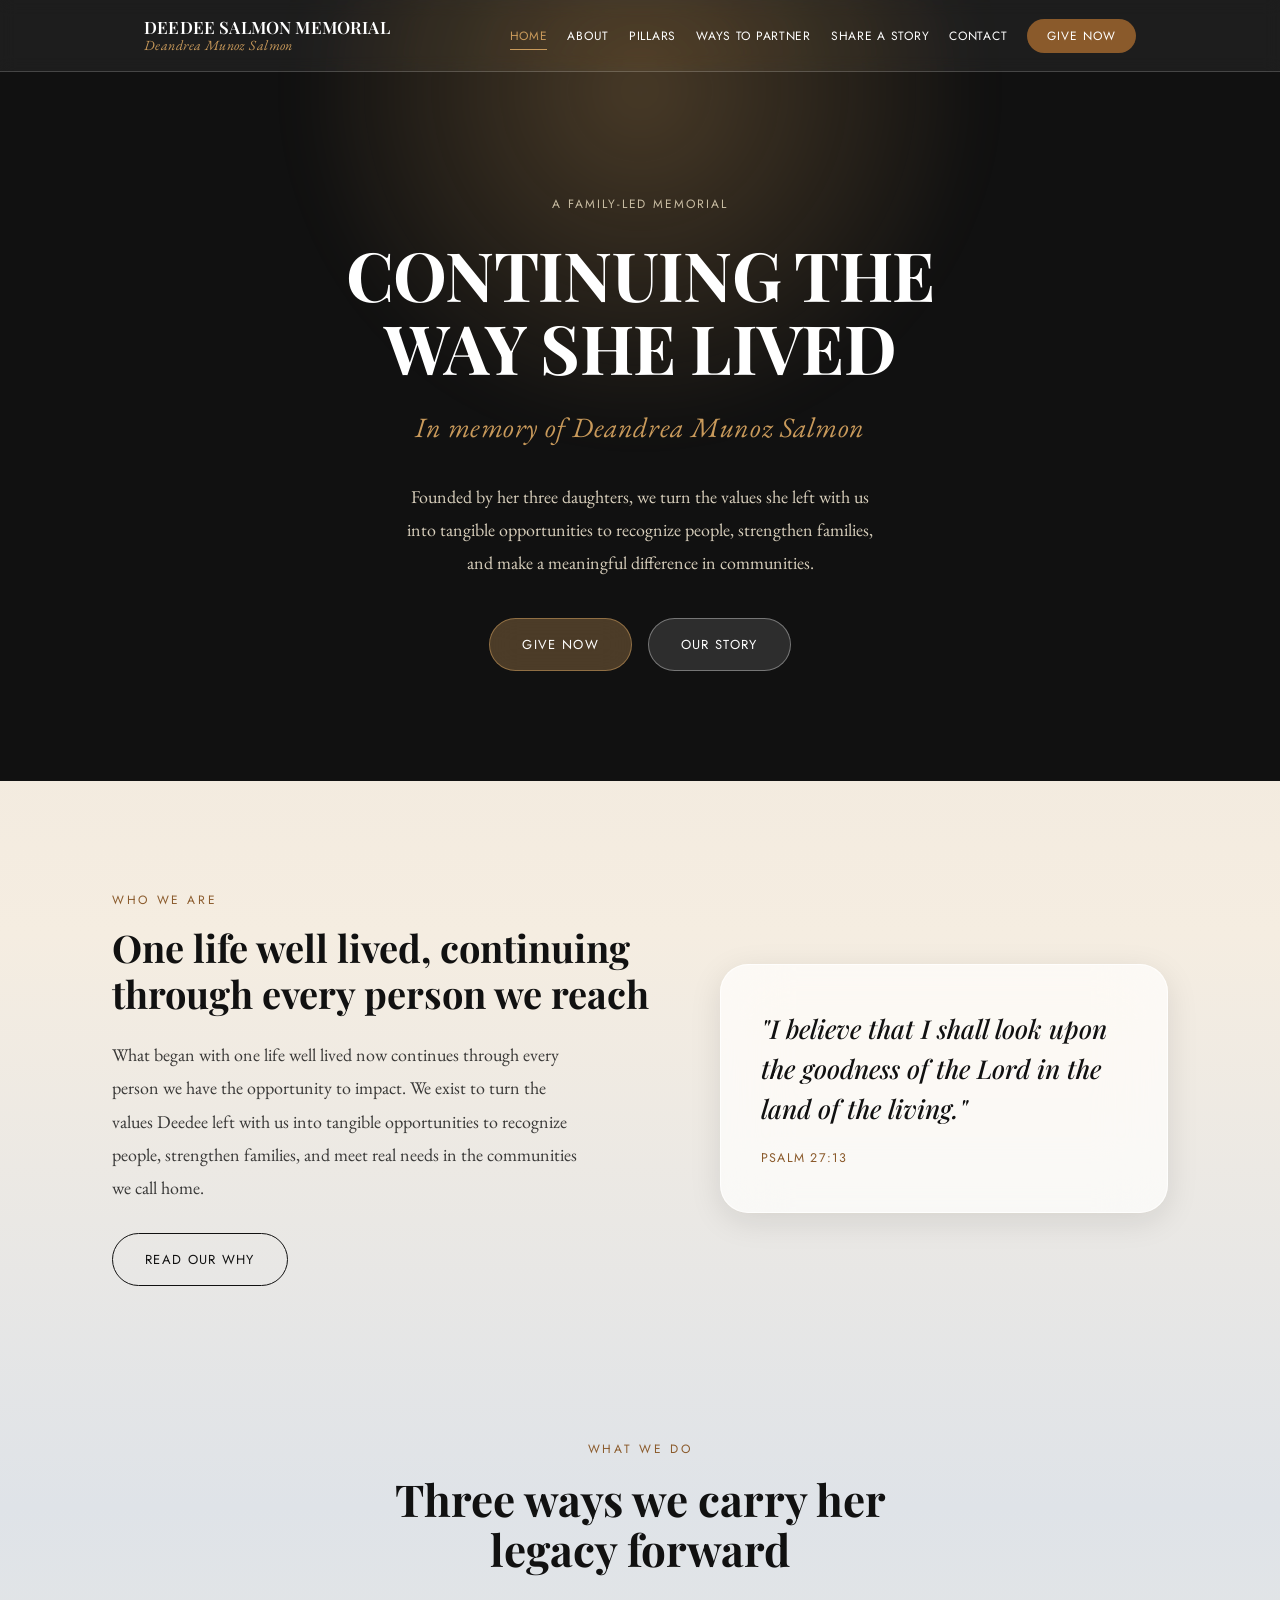
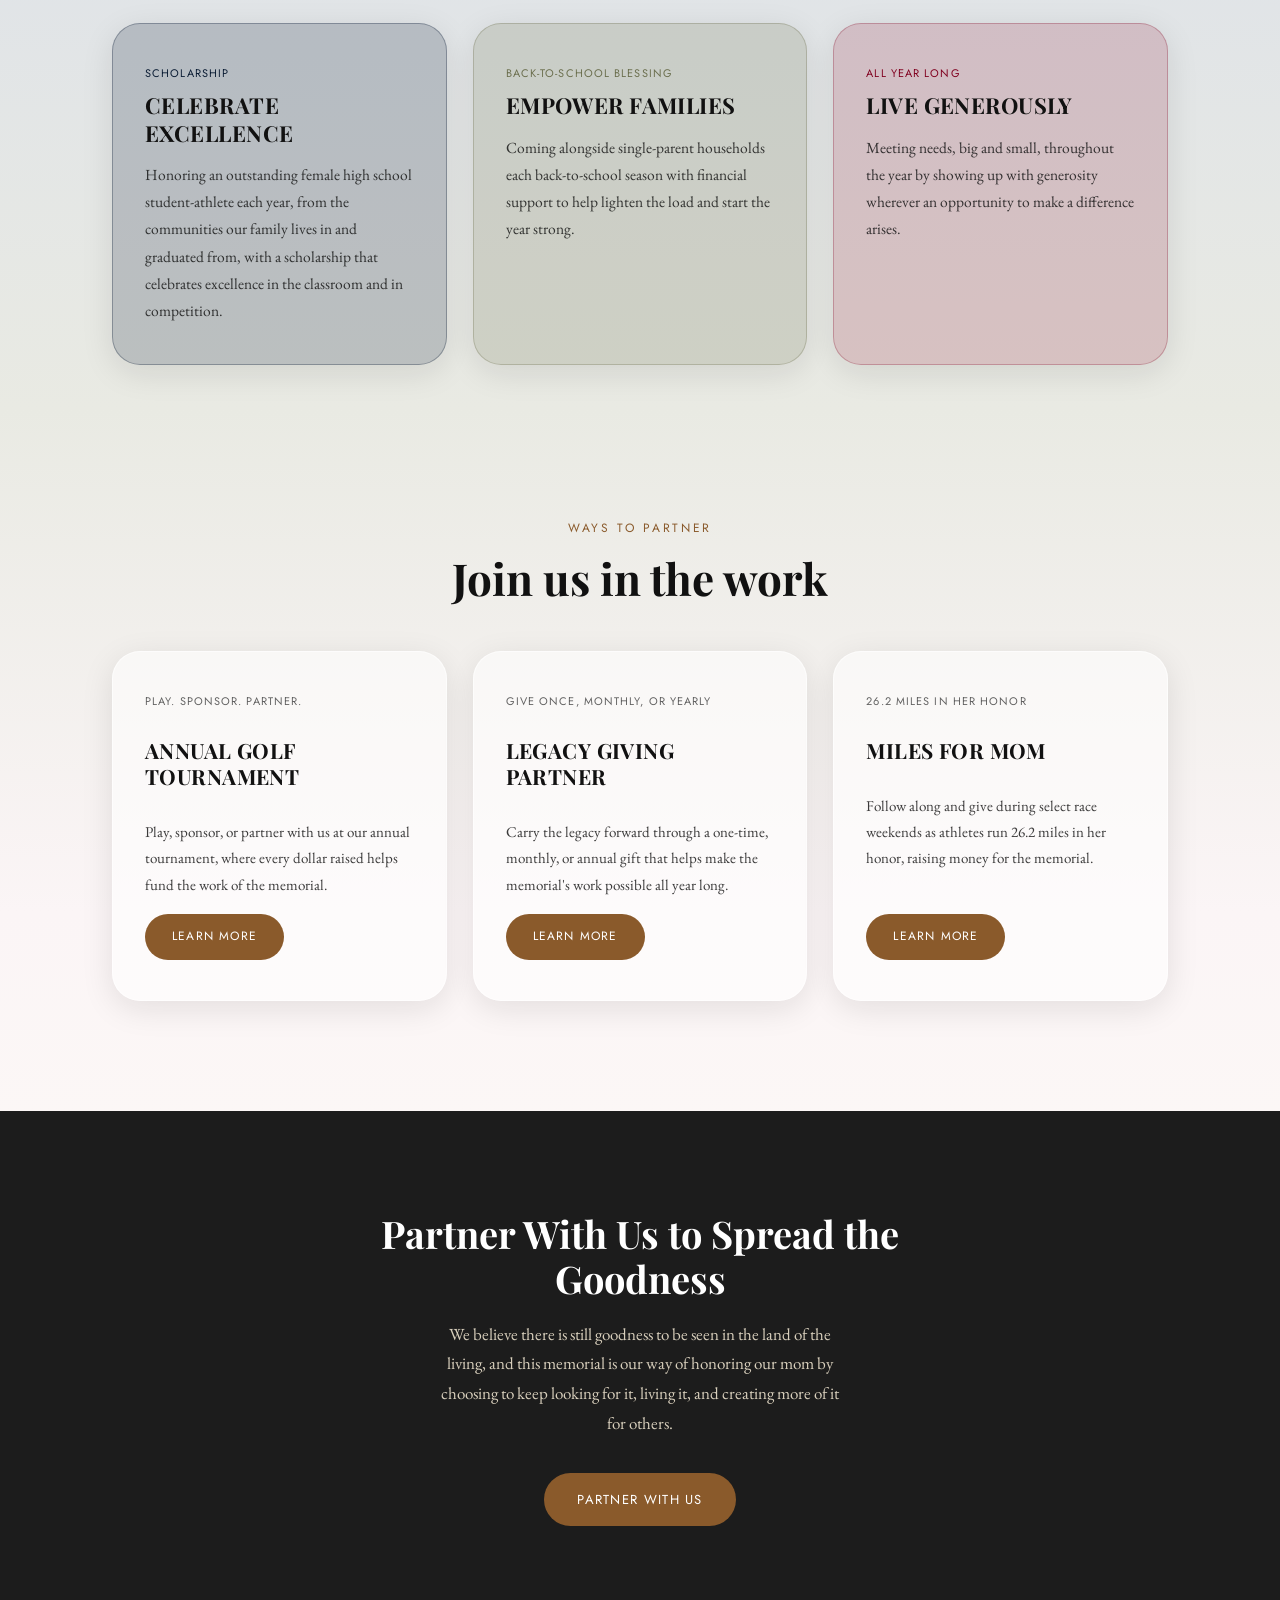
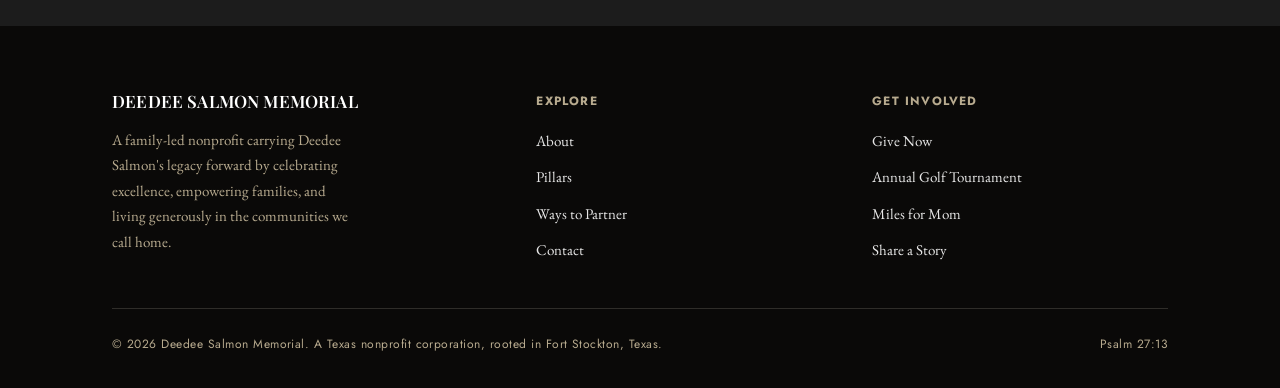
<file: index.html>
<!DOCTYPE html>
<html lang="en">
<head>
<meta charset="UTF-8">
<meta name="viewport" content="width=device-width, initial-scale=1.0">
<title>Deedee Salmon Memorial</title>
<meta name="description" content="A family-led nonprofit carrying Deedee Salmon's legacy forward by celebrating excellence, empowering families, and living generously.">
<link rel="preconnect" href="https://fonts.googleapis.com">
<link href="https://fonts.googleapis.com/css2?family=Playfair+Display:wght@500;600;700&family=Bodoni+Moda:ital,wght@1,600;1,700&family=EB+Garamond:ital,wght@0,400;0,500;1,400&family=Jost:wght@400;500;600&display=swap" rel="stylesheet">
<link rel="stylesheet" href="styles.css">
</head>
<body>

<a class="skip-link" href="#main">Skip to content</a>

<header class="site-header">
  <div class="wrap">
    <nav class="nav-glass">
      <a href="index.html" class="brand-mark">Deedee Salmon Memorial<span>Deandrea Munoz Salmon</span></a>
      <button class="nav-toggle" aria-expanded="false" aria-controls="primary-nav">Menu</button>
      <nav class="main-nav" id="primary-nav" aria-label="Primary">
        <ul>
          <li><a href="index.html" aria-current="page">Home</a></li>
          <li><a href="about.html">About</a></li>
          <li><a href="pillars.html">Pillars</a></li>
          <li><a href="give.html">Ways to Partner</a></li>
          <li><a href="share-a-story.html">Share a Story</a></li>
          <li><a href="contact.html">Contact</a></li>
          <li><a href="https://www.venmo.com/u/deedeesalmonmemorial" class="nav-give" target="_blank" rel="noopener">Give Now</a></li>
        </ul>
      </nav>
    </nav>
  </div>
</header>

<main id="main">

  <section class="hero">
    <div class="wrap hero-inner">
      <div class="eyebrow">A Family-Led Memorial</div>
      <h1>Continuing the Way She Lived</h1>
      <span class="script-name">In memory of Deandrea Munoz Salmon</span>
      <p>Founded by her three daughters, we turn the values she left with us into tangible opportunities to recognize people, strengthen families, and make a meaningful difference in communities.</p>
      <div class="hero-ctas">
        <a href="give.html" class="btn-frosted-primary">Give Now</a>
        <a href="about.html" class="btn-glass">Our Story</a>
      </div>
    </div>
  </section>

  <section class="section">
    <div class="wrap who-grid">
      <div class="reveal reveal-item">
        <span class="kicker" style="text-align:left;">Who We Are</span>
        <h2 style="text-align:left; margin: 0 0 22px; font-family: 'Playfair Display', serif; font-weight: 700; font-size: clamp(28px, 3.6vw, 38px); line-height: 1.2;">One life well lived, continuing through every person we reach</h2>
        <p style="font-size: 18px; line-height: 1.85; opacity: 0.82; max-width: 52ch;">What began with one life well lived now continues through every person we have the opportunity to impact. We exist to turn the values Deedee left with us into tangible opportunities to recognize people, strengthen families, and meet real needs in the communities we call home.</p>
        <div style="margin-top: 28px;">
          <a href="about.html" class="btn-outline-dark">Read Our Why</a>
        </div>
      </div>
      <div class="glass-quote reveal reveal-item">
        <blockquote>"I believe that I shall look upon the goodness of the Lord in the land of the living."</blockquote>
        <cite>Psalm 27:13</cite>
      </div>
    </div>
  </section>

  <section class="section reveal">
    <div class="wrap">
      <div class="section-head">
        <span class="kicker">What We Do</span>
        <h2>Three ways we carry her legacy forward</h2>
      </div>
      <div class="pillar-grid">
        <div class="glass-card pillar-blue reveal" style="--pillar-color:#0B1D34;">
          <div class="pillar-label">Scholarship</div>
          <h3 class="uc-title">Celebrate Excellence</h3>
          <p>Honoring an outstanding female high school student-athlete each year, from the communities our family lives in and graduated from, with a scholarship that celebrates excellence in the classroom and in competition.</p>
        </div>
        <div class="glass-card pillar-olive reveal" style="--pillar-color:#6B6F4E;">
          <div class="pillar-label">Back-to-School Blessing</div>
          <h3 class="uc-title">Empower Families</h3>
          <p>Coming alongside single-parent households each back-to-school season with financial support to help lighten the load and start the year strong.</p>
        </div>
        <div class="glass-card pillar-red reveal" style="--pillar-color:#800020;">
          <div class="pillar-label">All Year Long</div>
          <h3 class="uc-title">Live Generously</h3>
          <p>Meeting needs, big and small, throughout the year by showing up with generosity wherever an opportunity to make a difference arises.</p>
        </div>
      </div>
    </div>
  </section>

  <section class="section reveal">
    <div class="wrap">
      <div class="section-head">
        <span class="kicker">Ways to Partner</span>
        <h2>Join us in the work</h2>
      </div>
      <div class="give-grid">
        <div class="glass-card give-card-glass reveal">
          <div class="give-label">Play. Sponsor. Partner.</div>
          <h3 class="uc-title">Annual Golf Tournament</h3>
          <p>Play, sponsor, or partner with us at our annual tournament, where every dollar raised helps fund the work of the memorial.</p>
          <a href="golf-tournament.html" class="btn-solid">Learn More</a>
        </div>
        <div class="glass-card give-card-glass reveal">
          <div class="give-label">Give Once, Monthly, or Yearly</div>
          <h3 class="uc-title">Legacy Giving Partner</h3>
          <p>Carry the legacy forward through a one-time, monthly, or annual gift that helps make the memorial's work possible all year long.</p>
          <a href="legacy-giving.html" class="btn-solid">Learn More</a>
        </div>
        <div class="glass-card give-card-glass reveal">
          <div class="give-label">26.2 Miles in Her Honor</div>
          <h3 class="uc-title">Miles for Mom</h3>
          <p>Follow along and give during select race weekends as athletes run 26.2 miles in her honor, raising money for the memorial.</p>
          <a href="give.html" class="btn-solid">Learn More</a>
        </div>
      </div>
    </div>
  </section>

  <div class="reveal">
    <section class="cta-band">
      <div class="wrap cta-band-inner">
        <h2>Partner With Us to Spread the Goodness</h2>
        <p>We believe there is still goodness to be seen in the land of the living, and this memorial is our way of honoring our mom by choosing to keep looking for it, living it, and creating more of it for others.</p>
        <a href="give.html" class="btn-solid">Partner With Us</a>
      </div>
    </section>
  </div>

</main>

<footer class="site-footer">
  <div class="wrap">
    <div class="footer-grid">
      <div class="footer-brand">
        <div class="brand-mark">Deedee Salmon Memorial</div>
        <p>A family-led nonprofit carrying Deedee Salmon's legacy forward by celebrating excellence, empowering families, and living generously in the communities we call home.</p>
      </div>
      <div class="footer-col">
        <h4>Explore</h4>
        <ul>
          <li><a href="about.html">About</a></li>
          <li><a href="pillars.html">Pillars</a></li>
          <li><a href="give.html">Ways to Partner</a></li>
          <li><a href="contact.html">Contact</a></li>
        </ul>
      </div>
      <div class="footer-col">
        <h4>Get Involved</h4>
        <ul>
          <li><a href="https://www.venmo.com/u/deedeesalmonmemorial" target="_blank" rel="noopener">Give Now</a></li>
          <li><a href="golf-tournament.html">Annual Golf Tournament</a></li>
          <li><a href="miles-for-mom.html">Miles for Mom</a></li>
          <li><a href="share-a-story.html">Share a Story</a></li>
        </ul>
      </div>
    </div>
    <div class="footer-bottom">
      <span>&copy; 2026 Deedee Salmon Memorial. A Texas nonprofit corporation, rooted in Fort Stockton, Texas.</span>
      <span>Psalm 27:13</span>
    </div>
  </div>
</footer>

<script src="nav.js"></script>
</body>
</html>
</file>
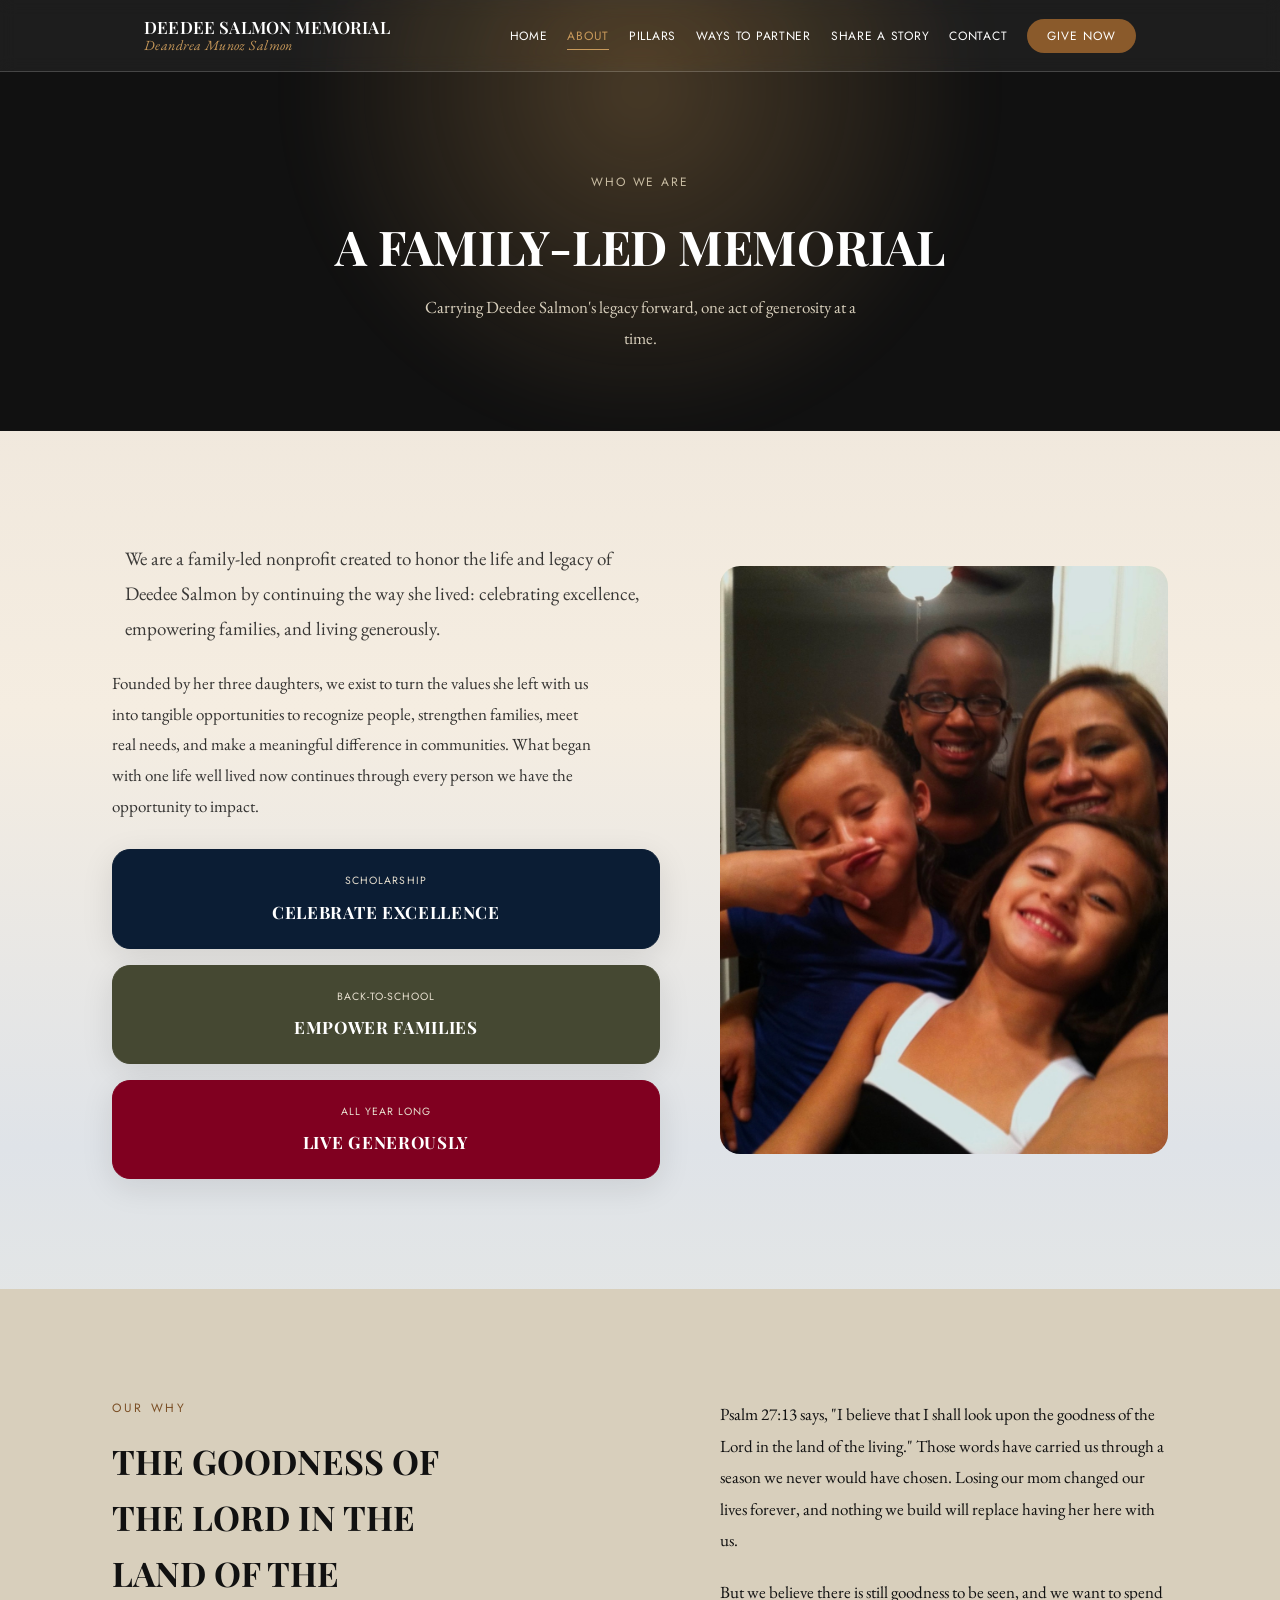
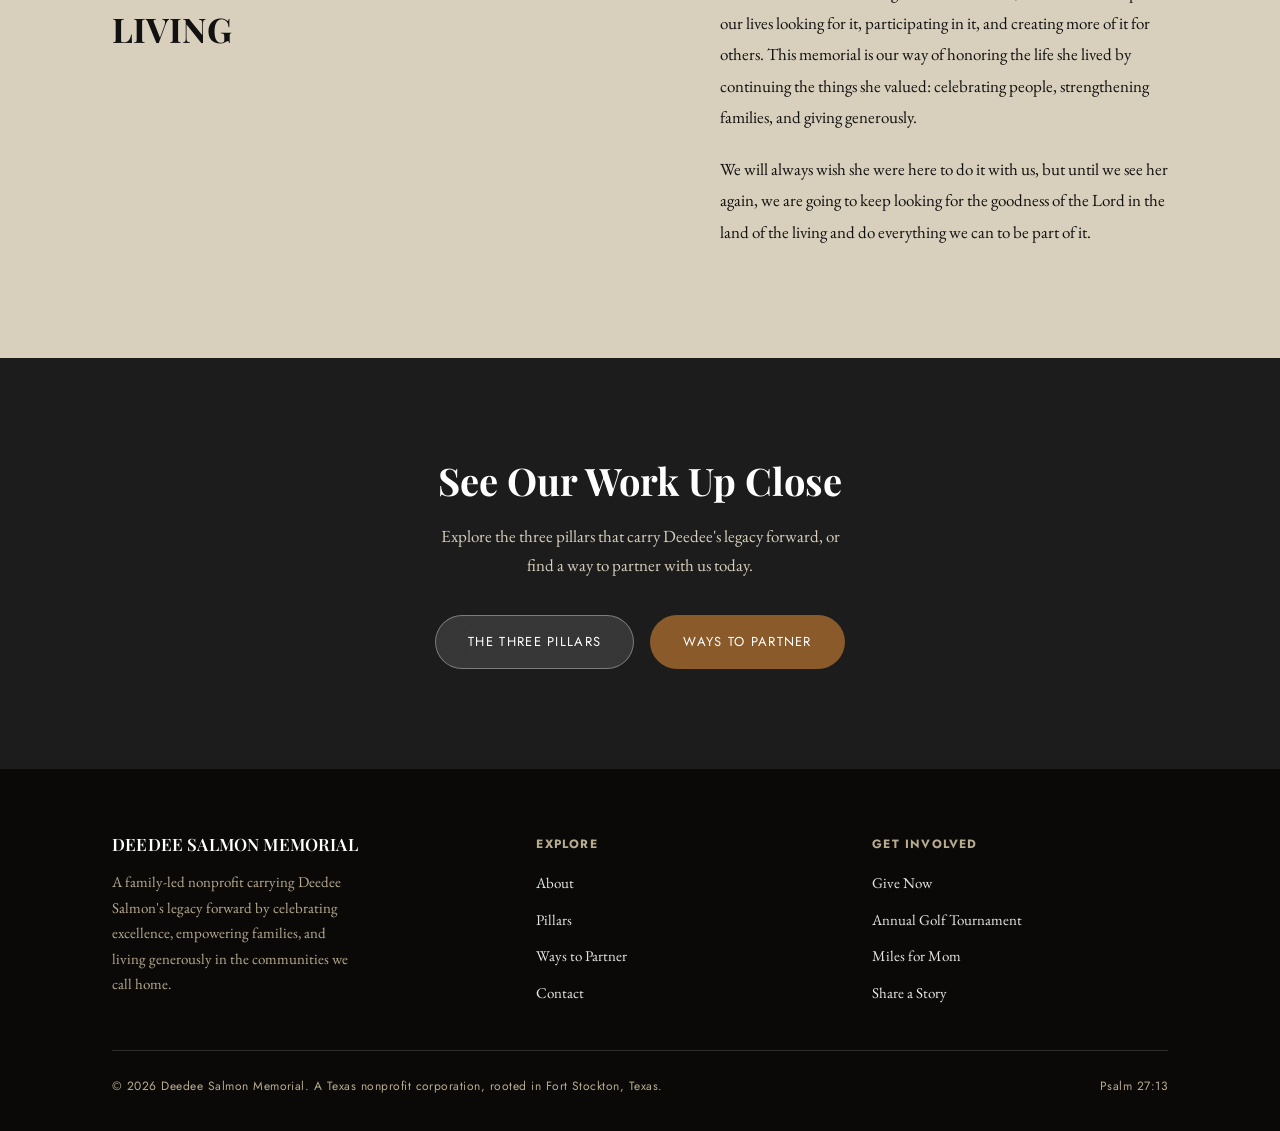
<file: about.html>
<!DOCTYPE html>
<html lang="en">
<head>
<meta charset="UTF-8">
<meta name="viewport" content="width=device-width, initial-scale=1.0">
<title>About | Deedee Salmon Memorial</title>
<meta name="description" content="A family-led nonprofit created to honor the life and legacy of Deedee Salmon, founded by her three daughters.">
<link rel="preconnect" href="https://fonts.googleapis.com">
<link href="https://fonts.googleapis.com/css2?family=Playfair+Display:wght@500;600;700&family=Bodoni+Moda:ital,wght@1,600;1,700&family=EB+Garamond:ital,wght@0,400;0,500;1,400&family=Jost:wght@400;500;600&display=swap" rel="stylesheet">
<link rel="stylesheet" href="styles.css">
</head>
<body>

<a class="skip-link" href="#main">Skip to content</a>

<header class="site-header">
  <div class="wrap">
    <nav class="nav-glass">
      <a href="index.html" class="brand-mark">Deedee Salmon Memorial<span>Deandrea Munoz Salmon</span></a>
      <button class="nav-toggle" aria-expanded="false" aria-controls="primary-nav">Menu</button>
      <nav class="main-nav" id="primary-nav" aria-label="Primary">
        <ul>
          <li><a href="index.html">Home</a></li>
          <li><a href="about.html" aria-current="page">About</a></li>
          <li><a href="pillars.html">Pillars</a></li>
          <li><a href="give.html">Ways to Partner</a></li>
          <li><a href="share-a-story.html">Share a Story</a></li>
          <li><a href="contact.html">Contact</a></li>
          <li><a href="https://www.venmo.com/u/deedeesalmonmemorial" class="nav-give" target="_blank" rel="noopener">Give Now</a></li>
        </ul>
      </nav>
    </nav>
  </div>
</header>

<main id="main">

  <section class="page-header">
    <div class="wrap page-header-inner">
      <span class="kicker">Who We Are</span>
      <h1>A Family-Led Memorial</h1>
      <p>Carrying Deedee Salmon's legacy forward, one act of generosity at a time.</p>
    </div>
  </section>

  <section class="section">
    <div class="wrap two-col">
      <div class="reveal reveal-item">
        <p class="lede" style="text-align:left; margin-bottom: 22px;">We are a family-led nonprofit created to honor the life and legacy of Deedee Salmon by continuing the way she lived: celebrating excellence, empowering families, and living generously.</p>
        <p style="font-size: 17px; line-height: 1.8; max-width: 60ch; opacity: 0.85;">Founded by her three daughters, we exist to turn the values she left with us into tangible opportunities to recognize people, strengthen families, meet real needs, and make a meaningful difference in communities. What began with one life well lived now continues through every person we have the opportunity to impact.</p>
        <div class="values-row" style="grid-template-columns: 1fr; margin-top: 28px;">
          <div class="value-box pillar-blue"><div class="label">Scholarship</div><div class="title">Celebrate Excellence</div></div>
          <div class="value-box pillar-olive"><div class="label">Back-to-School</div><div class="title">Empower Families</div></div>
          <div class="value-box pillar-red"><div class="label">All Year Long</div><div class="title">Live Generously</div></div>
        </div>
      </div>
      <div class="reveal reveal-item photo-col">
        <img class="family-photo" src="images/family.jpg" alt="Deedee's family crowded together for a selfie, smiling and making silly faces" width="1068" height="1400">
      </div>
    </div>
  </section>

  <section class="section section-soft">
    <div class="wrap two-col">
      <div class="reveal reveal-item">
        <span class="kicker">Our Why</span>
        <h2 style="font-family: 'Playfair Display', serif; font-weight: 700; font-size: clamp(24px, 4vw, 34px); margin-top: 14px; max-width: 16ch; text-transform: uppercase;">The Goodness of the Lord in the Land of the Living</h2>
      </div>
      <div class="reveal reveal-item">
        <p style="font-size: 17px; line-height: 1.85; max-width: 58ch; margin-bottom: 20px;">Psalm 27:13 says, "I believe that I shall look upon the goodness of the Lord in the land of the living." Those words have carried us through a season we never would have chosen. Losing our mom changed our lives forever, and nothing we build will replace having her here with us.</p>
        <p style="font-size: 17px; line-height: 1.85; max-width: 58ch; margin-bottom: 20px;">But we believe there is still goodness to be seen, and we want to spend our lives looking for it, participating in it, and creating more of it for others. This memorial is our way of honoring the life she lived by continuing the things she valued: celebrating people, strengthening families, and giving generously.</p>
        <p style="font-size: 17px; line-height: 1.85; max-width: 58ch;">We will always wish she were here to do it with us, but until we see her again, we are going to keep looking for the goodness of the Lord in the land of the living and do everything we can to be part of it.</p>
      </div>
    </div>
  </section>

  <div class="reveal">
    <section class="cta-band">
      <div class="wrap cta-band-inner">
        <h2>See Our Work Up Close</h2>
        <p>Explore the three pillars that carry Deedee's legacy forward, or find a way to partner with us today.</p>
        <div style="display:flex; gap:16px; justify-content:center; flex-wrap:wrap;">
          <a href="pillars.html" class="btn-glass">The Three Pillars</a>
          <a href="give.html" class="btn-solid">Ways to Partner</a>
        </div>
      </div>
    </section>
  </div>

</main>

<footer class="site-footer">
  <div class="wrap">
    <div class="footer-grid">
      <div class="footer-brand">
        <div class="brand-mark">Deedee Salmon Memorial</div>
        <p>A family-led nonprofit carrying Deedee Salmon's legacy forward by celebrating excellence, empowering families, and living generously in the communities we call home.</p>
      </div>
      <div class="footer-col">
        <h4>Explore</h4>
        <ul>
          <li><a href="about.html">About</a></li>
          <li><a href="pillars.html">Pillars</a></li>
          <li><a href="give.html">Ways to Partner</a></li>
          <li><a href="contact.html">Contact</a></li>
        </ul>
      </div>
      <div class="footer-col">
        <h4>Get Involved</h4>
        <ul>
          <li><a href="https://www.venmo.com/u/deedeesalmonmemorial" target="_blank" rel="noopener">Give Now</a></li>
          <li><a href="golf-tournament.html">Annual Golf Tournament</a></li>
          <li><a href="miles-for-mom.html">Miles for Mom</a></li>
          <li><a href="share-a-story.html">Share a Story</a></li>
        </ul>
      </div>
    </div>
    <div class="footer-bottom">
      <span>&copy; 2026 Deedee Salmon Memorial. A Texas nonprofit corporation, rooted in Fort Stockton, Texas.</span>
      <span>Psalm 27:13</span>
    </div>
  </div>
</footer>

<script src="nav.js"></script>
</body>
</html>
</file>
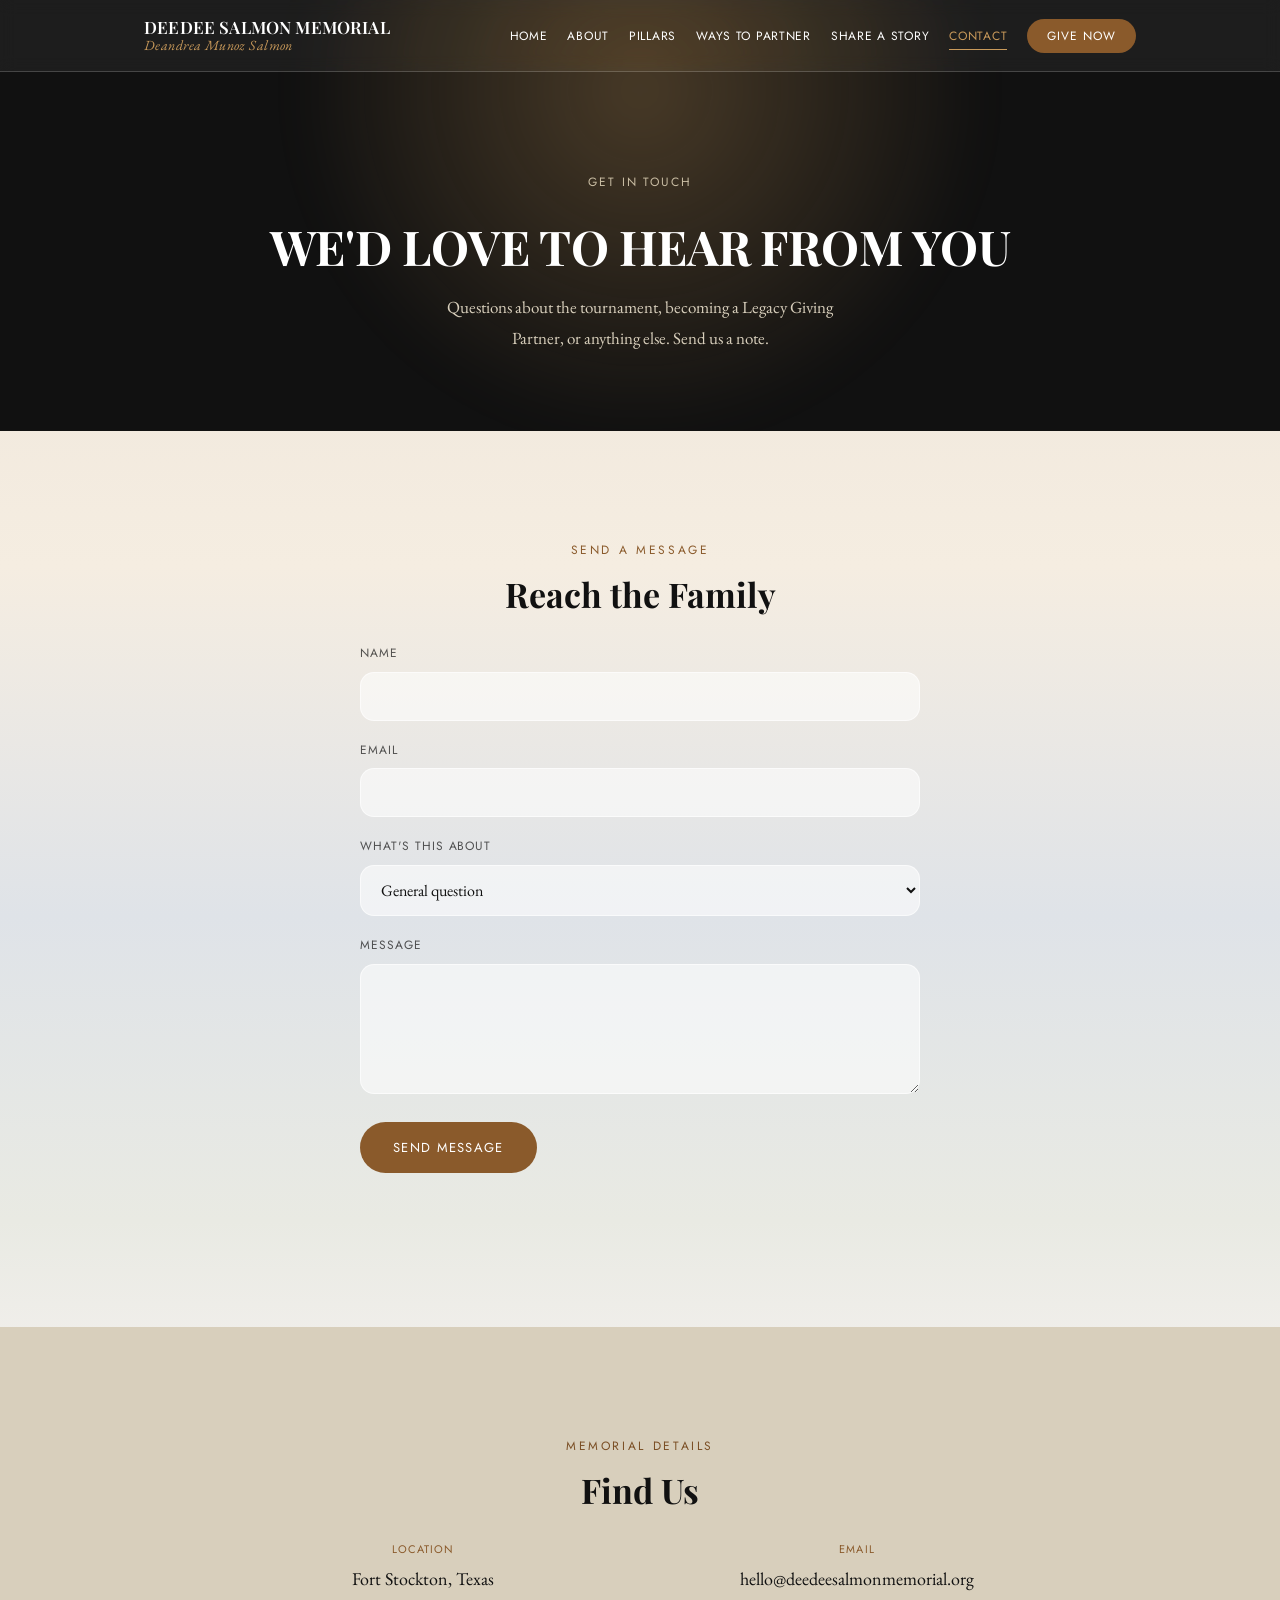
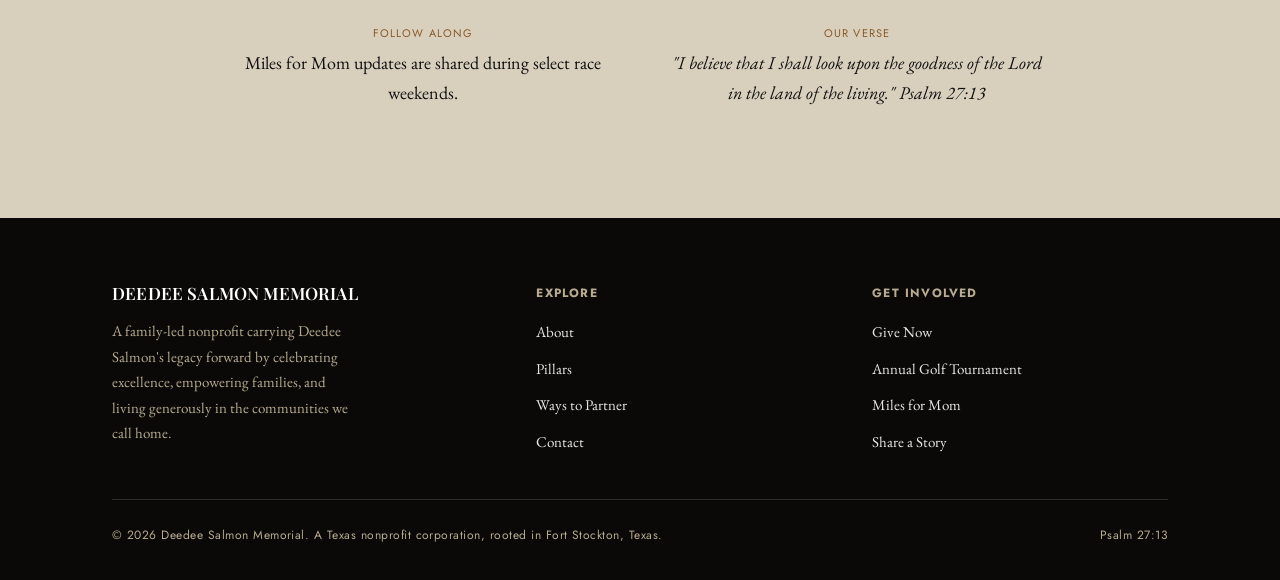
<file: contact.html>
<!DOCTYPE html>
<html lang="en">
<head>
<meta charset="UTF-8">
<meta name="viewport" content="width=device-width, initial-scale=1.0">
<title>Contact | Deedee Salmon Memorial</title>
<meta name="description" content="Get in touch with the Deedee Salmon Memorial in Fort Stockton, Texas.">
<link rel="preconnect" href="https://fonts.googleapis.com">
<link href="https://fonts.googleapis.com/css2?family=Playfair+Display:wght@500;600;700&family=Bodoni+Moda:ital,wght@1,600;1,700&family=EB+Garamond:ital,wght@0,400;0,500;1,400&family=Jost:wght@400;500;600&display=swap" rel="stylesheet">
<link rel="stylesheet" href="styles.css">
</head>
<body>

<a class="skip-link" href="#main">Skip to content</a>

<header class="site-header">
  <div class="wrap">
    <nav class="nav-glass">
      <a href="index.html" class="brand-mark">Deedee Salmon Memorial<span>Deandrea Munoz Salmon</span></a>
      <button class="nav-toggle" aria-expanded="false" aria-controls="primary-nav">Menu</button>
      <nav class="main-nav" id="primary-nav" aria-label="Primary">
        <ul>
          <li><a href="index.html">Home</a></li>
          <li><a href="about.html">About</a></li>
          <li><a href="pillars.html">Pillars</a></li>
          <li><a href="give.html">Ways to Partner</a></li>
          <li><a href="share-a-story.html">Share a Story</a></li>
          <li><a href="contact.html" aria-current="page">Contact</a></li>
          <li><a href="https://www.venmo.com/u/deedeesalmonmemorial" class="nav-give" target="_blank" rel="noopener">Give Now</a></li>
        </ul>
      </nav>
    </nav>
  </div>
</header>

<main id="main">

  <section class="page-header">
    <div class="wrap page-header-inner">
      <span class="kicker">Get in Touch</span>
      <h1>We'd Love to Hear From You</h1>
      <p id="context-line">Questions about the tournament, becoming a Legacy Giving Partner, or anything else. Send us a note.</p>
    </div>
  </section>

  <section class="section">
    <div class="wrap">

      <div class="reveal reveal-item">
        <div class="section-head" style="margin-bottom: 30px;">
          <span class="kicker">Send a Message</span>
          <h2 style="font-family:'Playfair Display',serif; font-weight:700; font-size: clamp(26px,3.2vw,34px);">Reach the Family</h2>
        </div>
        <form class="form-grid" id="contact-form" novalidate>
          <div class="field">
            <label for="name">Name</label>
            <input type="text" id="name" name="name" required autocomplete="name">
          </div>
          <div class="field">
            <label for="email">Email</label>
            <input type="email" id="email" name="email" required autocomplete="email">
          </div>
          <div class="field">
            <label for="reason">What's this about</label>
            <select id="reason" name="reason">
              <option value="general">General question</option>
              <option value="golf">Annual Golf Tournament</option>
              <option value="legacy">Legacy Giving Partner</option>
              <option value="miles">Miles for Mom</option>
              <option value="scholarship">Scholarship program</option>
            </select>
          </div>
          <div class="field">
            <label for="message">Message</label>
            <textarea id="message" name="message" required></textarea>
          </div>
          <div>
            <button type="submit" class="btn-solid">Send Message</button>
          </div>
          <p class="form-status" id="form-status" role="status" aria-live="polite"></p>
        </form>
      </div>

    </div>
  </section>

  <section class="section section-soft">
    <div class="wrap">
      <div class="reveal reveal-item">
        <div class="section-head" style="margin-bottom: 30px;">
          <span class="kicker">Memorial Details</span>
          <h2 style="font-family:'Playfair Display',serif; font-weight:700; font-size: clamp(26px,3.2vw,34px);">Find Us</h2>
        </div>
        <div class="contact-info">
          <div class="item">
            <div class="label">Location</div>
            <div class="value">Fort Stockton, Texas</div>
          </div>
          <div class="item">
            <div class="label">Email</div>
            <div class="value">hello@deedeesalmonmemorial.org</div>
          </div>
          <div class="item">
            <div class="label">Follow Along</div>
            <div class="value">Miles for Mom updates are shared during select race weekends.</div>
          </div>
          <div class="item">
            <div class="label">Our Verse</div>
            <div class="value" style="font-style: italic;">"I believe that I shall look upon the goodness of the Lord in the land of the living." Psalm 27:13</div>
          </div>
        </div>
      </div>

    </div>
  </section>

</main>

<footer class="site-footer">
  <div class="wrap">
    <div class="footer-grid">
      <div class="footer-brand">
        <div class="brand-mark">Deedee Salmon Memorial</div>
        <p>A family-led nonprofit carrying Deedee Salmon's legacy forward by celebrating excellence, empowering families, and living generously in the communities we call home.</p>
      </div>
      <div class="footer-col">
        <h4>Explore</h4>
        <ul>
          <li><a href="about.html">About</a></li>
          <li><a href="pillars.html">Pillars</a></li>
          <li><a href="give.html">Ways to Partner</a></li>
          <li><a href="contact.html">Contact</a></li>
        </ul>
      </div>
      <div class="footer-col">
        <h4>Get Involved</h4>
        <ul>
          <li><a href="https://www.venmo.com/u/deedeesalmonmemorial" target="_blank" rel="noopener">Give Now</a></li>
          <li><a href="golf-tournament.html">Annual Golf Tournament</a></li>
          <li><a href="miles-for-mom.html">Miles for Mom</a></li>
          <li><a href="share-a-story.html">Share a Story</a></li>
        </ul>
      </div>
    </div>
    <div class="footer-bottom">
      <span>&copy; 2026 Deedee Salmon Memorial. A Texas nonprofit corporation, rooted in Fort Stockton, Texas.</span>
      <span>Psalm 27:13</span>
    </div>
  </div>
</footer>

<script src="nav.js"></script>
<script>
  (function () {
    var params = new URLSearchParams(window.location.search);
    var reason = params.get('reason');
    var tier = params.get('tier');
    var frequency = params.get('frequency');

    if (reason) {
      var select = document.getElementById('reason');
      if (select && Array.from(select.options).some(function (o) { return o.value === reason; })) {
        select.value = reason;
      }
    }

    if (tier || frequency) {
      var textarea = document.getElementById('message');
      var lines = [];
      if (tier) lines.push('Regarding: ' + tier);
      if (frequency) lines.push('Preferred frequency: ' + frequency);
      textarea.value = lines.join('\n') + '\n\n';
    }

    var contextLine = document.getElementById('context-line');
    if (reason === 'golf') {
      contextLine.textContent = tier
        ? 'Reserving: ' + tier + '. Fill out the form below and we will confirm availability and next steps.'
        : "Questions about the Annual Golf Tournament? Send us a note.";
    } else if (reason === 'legacy') {
      contextLine.textContent = frequency
        ? 'Setting up a ' + frequency.toLowerCase() + ' gift. Fill out the form below and we will follow up with how to give.'
        : 'Interested in becoming a Legacy Giving Partner? Send us a note.';
    } else if (reason === 'miles') {
      contextLine.textContent = 'Want to follow along or give during a Miles for Mom race weekend? Send us a note.';
    }
  })();

  document.getElementById('contact-form').addEventListener('submit', function (e) {
    e.preventDefault();
    var status = document.getElementById('form-status');
    status.textContent = "Thank you. We'll be in touch soon.";
    status.classList.add('success');
    this.reset();
  });
</script>
</body>
</html>
</file>
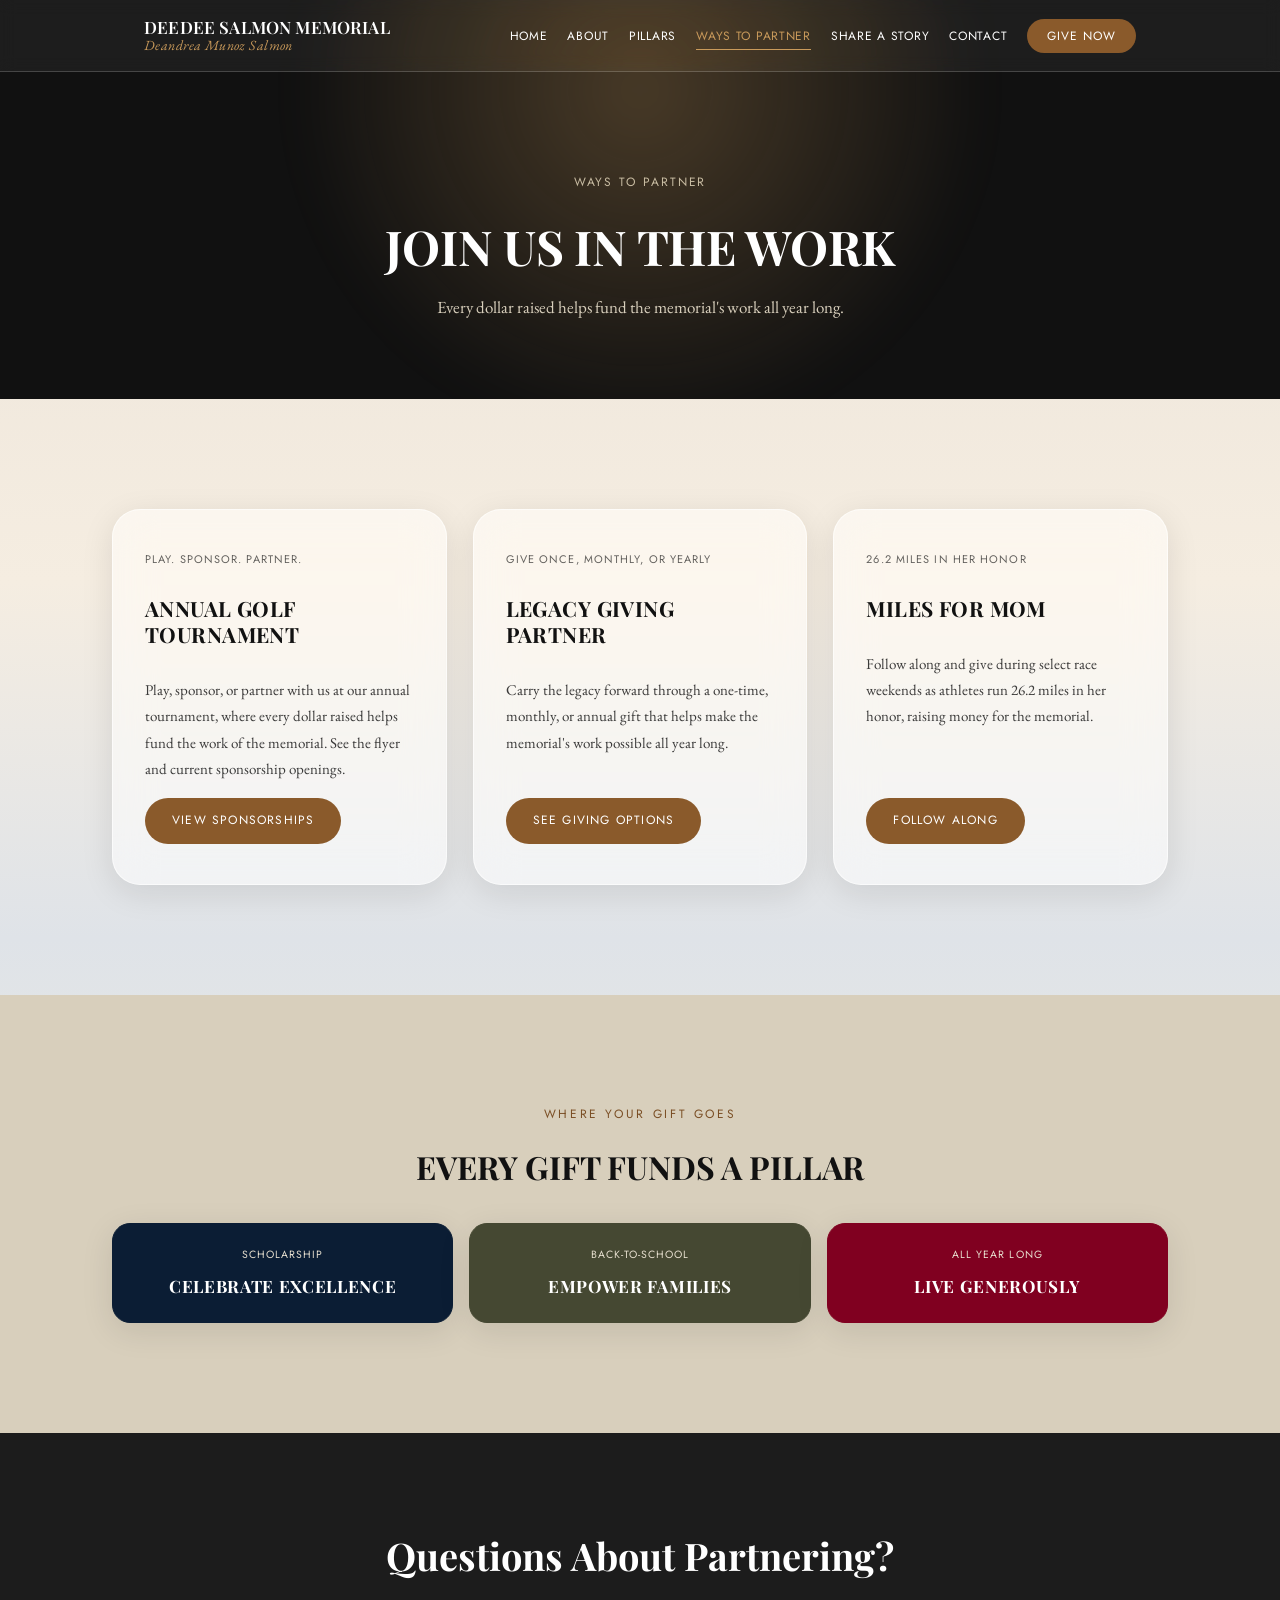
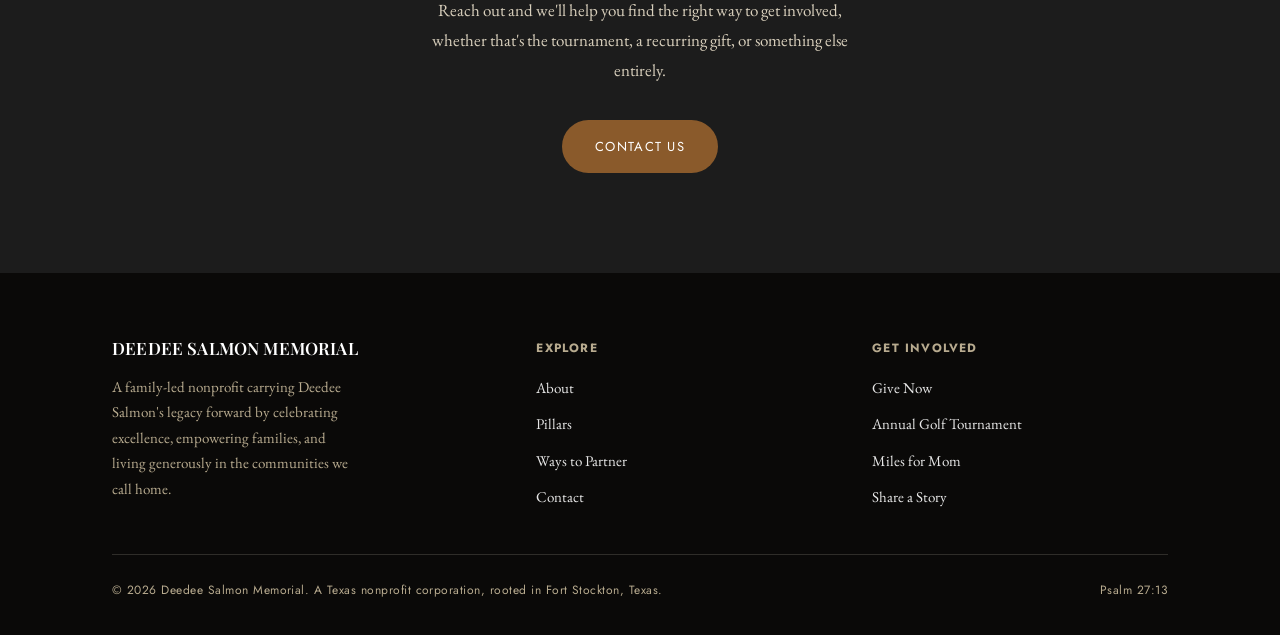
<file: give.html>
<!DOCTYPE html>
<html lang="en">
<head>
<meta charset="UTF-8">
<meta name="viewport" content="width=device-width, initial-scale=1.0">
<title>Ways to Partner | Deedee Salmon Memorial</title>
<meta name="description" content="Give to the Deedee Salmon Memorial through the Annual Golf Tournament, Legacy Giving Partner program, or Miles for Mom.">
<link rel="preconnect" href="https://fonts.googleapis.com">
<link href="https://fonts.googleapis.com/css2?family=Playfair+Display:wght@500;600;700&family=Bodoni+Moda:ital,wght@1,600;1,700&family=EB+Garamond:ital,wght@0,400;0,500;1,400&family=Jost:wght@400;500;600&display=swap" rel="stylesheet">
<link rel="stylesheet" href="styles.css">
</head>
<body>

<a class="skip-link" href="#main">Skip to content</a>

<header class="site-header">
  <div class="wrap">
    <nav class="nav-glass">
      <a href="index.html" class="brand-mark">Deedee Salmon Memorial<span>Deandrea Munoz Salmon</span></a>
      <button class="nav-toggle" aria-expanded="false" aria-controls="primary-nav">Menu</button>
      <nav class="main-nav" id="primary-nav" aria-label="Primary">
        <ul>
          <li><a href="index.html">Home</a></li>
          <li><a href="about.html">About</a></li>
          <li><a href="pillars.html">Pillars</a></li>
          <li><a href="give.html" aria-current="page">Ways to Partner</a></li>
          <li><a href="share-a-story.html">Share a Story</a></li>
          <li><a href="contact.html">Contact</a></li>
          <li><a href="https://www.venmo.com/u/deedeesalmonmemorial" class="nav-give" target="_blank" rel="noopener">Give Now</a></li>
        </ul>
      </nav>
    </nav>
  </div>
</header>

<main id="main">

  <section class="page-header">
    <div class="wrap page-header-inner">
      <span class="kicker">Ways to Partner</span>
      <h1>Join Us in the Work</h1>
      <p>Every dollar raised helps fund the memorial's work all year long.</p>
    </div>
  </section>

  <section class="section">
    <div class="wrap">
      <div class="give-grid">

        <div class="glass-card give-card-glass reveal">
          <div class="give-label">Play. Sponsor. Partner.</div>
          <h3 class="uc-title">Annual Golf Tournament</h3>
          <p>Play, sponsor, or partner with us at our annual tournament, where every dollar raised helps fund the work of the memorial. See the flyer and current sponsorship openings.</p>
          <a href="golf-tournament.html" class="btn-solid">View Sponsorships</a>
        </div>

        <div class="glass-card give-card-glass reveal">
          <div class="give-label">Give Once, Monthly, or Yearly</div>
          <h3 class="uc-title">Legacy Giving Partner</h3>
          <p>Carry the legacy forward through a one-time, monthly, or annual gift that helps make the memorial's work possible all year long.</p>
          <a href="legacy-giving.html" class="btn-solid">See Giving Options</a>
        </div>

        <div class="glass-card give-card-glass reveal">
          <div class="give-label">26.2 Miles in Her Honor</div>
          <h3 class="uc-title">Miles for Mom</h3>
          <p>Follow along and give during select race weekends as athletes run 26.2 miles in her honor, raising money for the memorial.</p>
          <a href="miles-for-mom.html" class="btn-solid">Follow Along</a>
        </div>

      </div>
    </div>
  </section>

  <section class="section section-soft">
    <div class="wrap reveal" style="text-align:center;">
      <span class="kicker">Where Your Gift Goes</span>
      <h2 style="font-family: 'Playfair Display', serif; font-weight: 700; font-size: clamp(24px, 4vw, 32px); margin: 16px 0 30px; text-transform: uppercase;">Every Gift Funds a Pillar</h2>
      <div class="values-row">
        <div class="value-box pillar-blue">
          <div class="label">Scholarship</div>
          <div class="title">Celebrate Excellence</div>
        </div>
        <div class="value-box pillar-olive">
          <div class="label">Back-to-School</div>
          <div class="title">Empower Families</div>
        </div>
        <div class="value-box pillar-red">
          <div class="label">All Year Long</div>
          <div class="title">Live Generously</div>
        </div>
      </div>
    </div>
  </section>

  <div class="reveal">
    <section class="cta-band">
      <div class="wrap cta-band-inner">
        <h2>Questions About Partnering?</h2>
        <p>Reach out and we'll help you find the right way to get involved, whether that's the tournament, a recurring gift, or something else entirely.</p>
        <a href="contact.html" class="btn-solid">Contact Us</a>
      </div>
    </section>
  </div>

</main>

<footer class="site-footer">
  <div class="wrap">
    <div class="footer-grid">
      <div class="footer-brand">
        <div class="brand-mark">Deedee Salmon Memorial</div>
        <p>A family-led nonprofit carrying Deedee Salmon's legacy forward by celebrating excellence, empowering families, and living generously in the communities we call home.</p>
      </div>
      <div class="footer-col">
        <h4>Explore</h4>
        <ul>
          <li><a href="about.html">About</a></li>
          <li><a href="pillars.html">Pillars</a></li>
          <li><a href="give.html">Ways to Partner</a></li>
          <li><a href="contact.html">Contact</a></li>
        </ul>
      </div>
      <div class="footer-col">
        <h4>Get Involved</h4>
        <ul>
          <li><a href="https://www.venmo.com/u/deedeesalmonmemorial" target="_blank" rel="noopener">Give Now</a></li>
          <li><a href="golf-tournament.html">Annual Golf Tournament</a></li>
          <li><a href="miles-for-mom.html">Miles for Mom</a></li>
          <li><a href="share-a-story.html">Share a Story</a></li>
        </ul>
      </div>
    </div>
    <div class="footer-bottom">
      <span>&copy; 2026 Deedee Salmon Memorial. A Texas nonprofit corporation, rooted in Fort Stockton, Texas.</span>
      <span>Psalm 27:13</span>
    </div>
  </div>
</footer>

<script src="nav.js"></script>
</body>
</html>
</file>
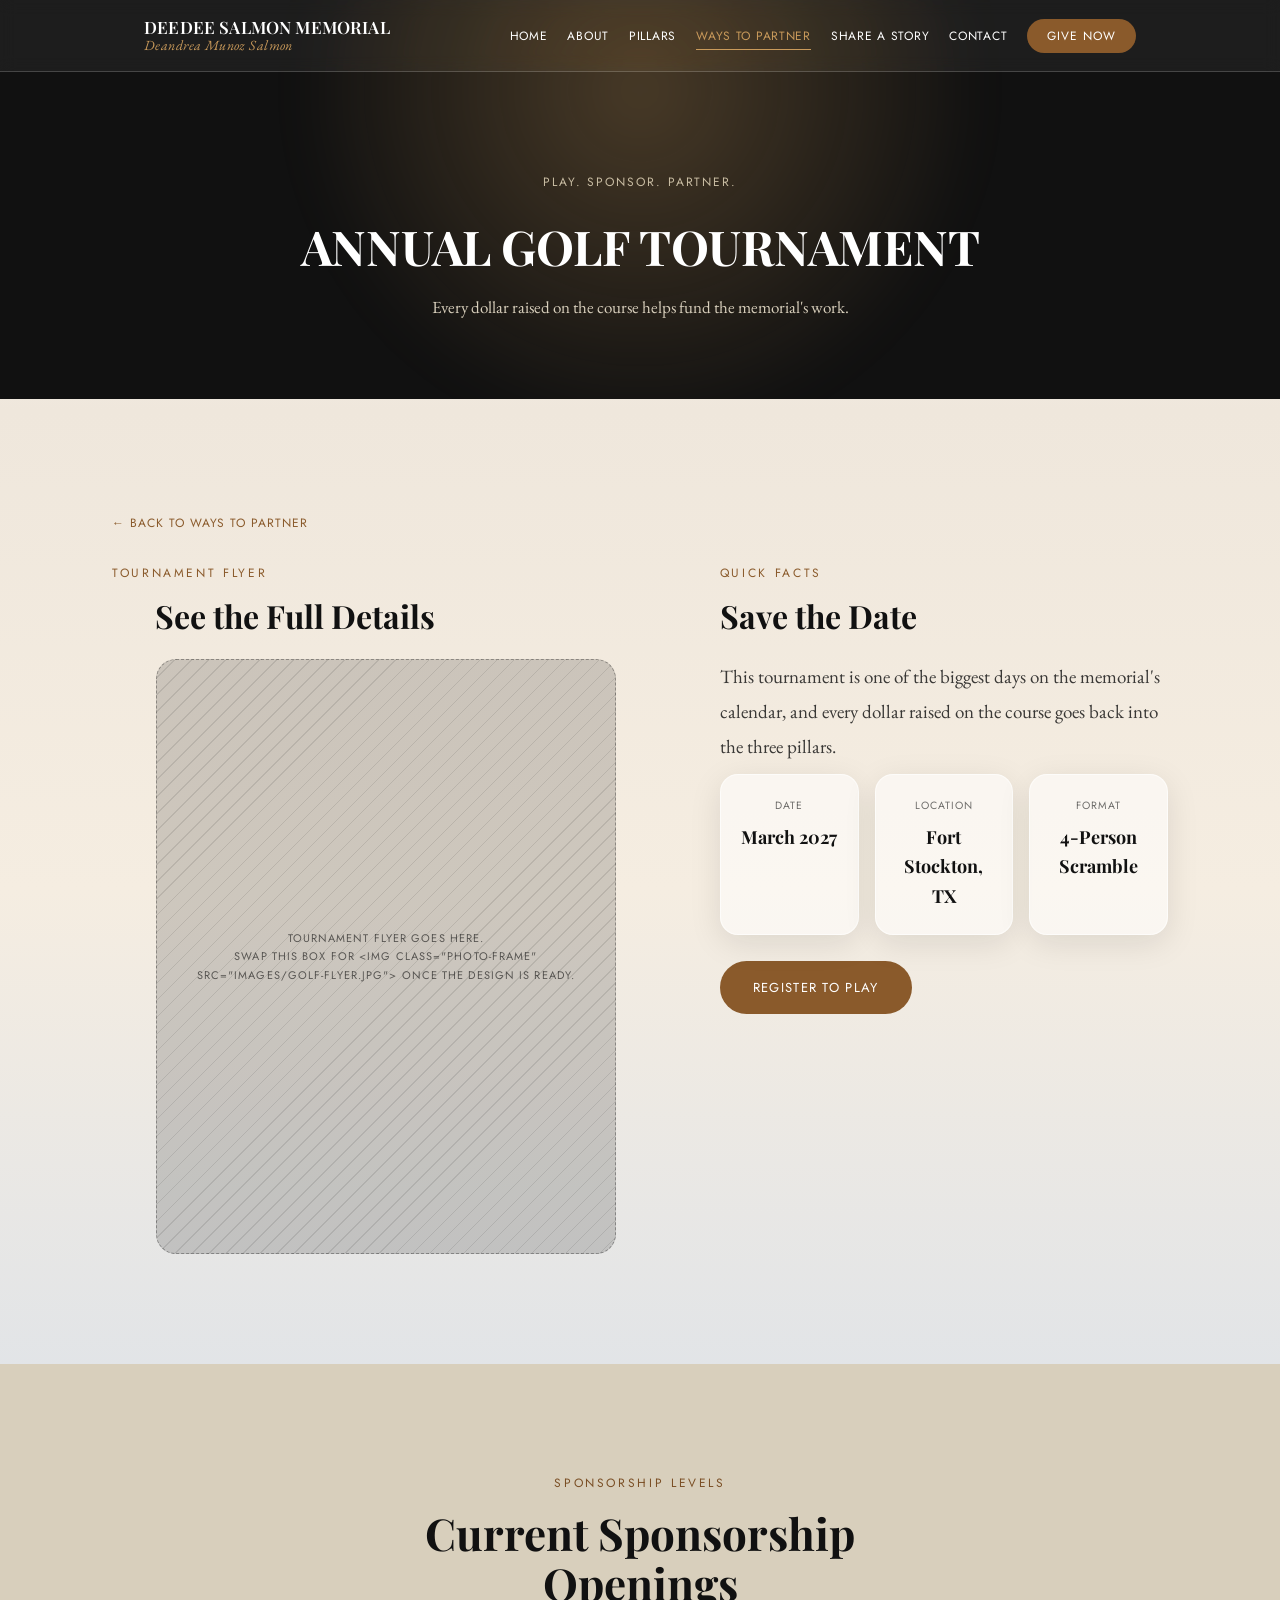
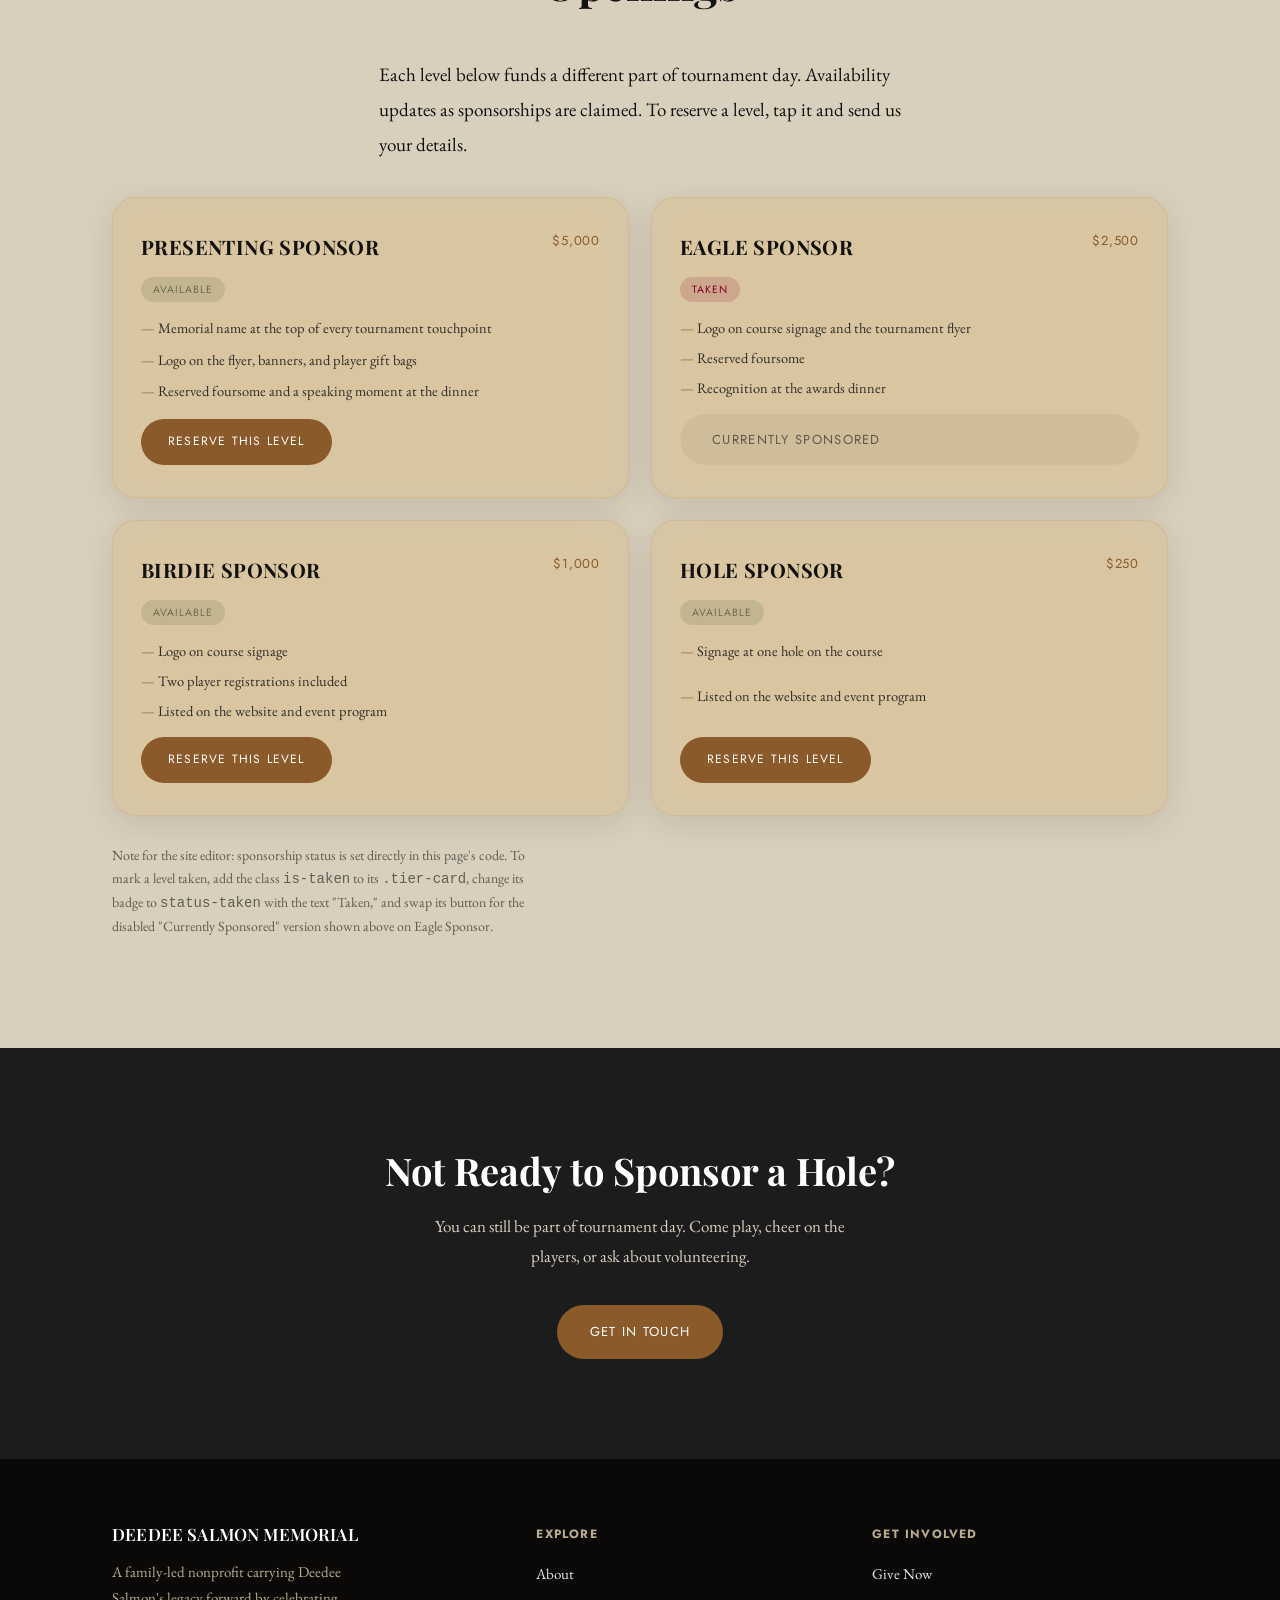
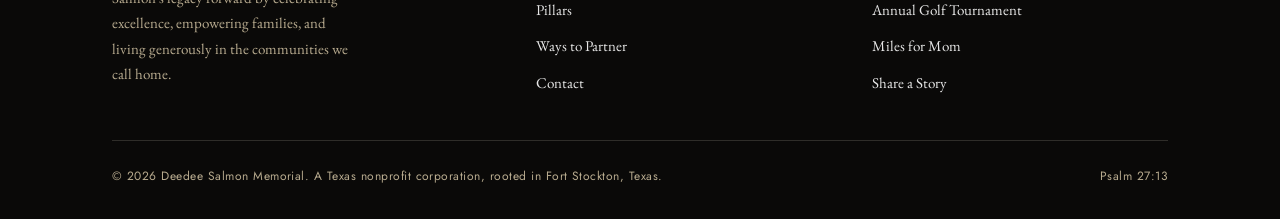
<file: golf-tournament.html>
<!DOCTYPE html>
<html lang="en">
<head>
<meta charset="UTF-8">
<meta name="viewport" content="width=device-width, initial-scale=1.0">
<title>Annual Golf Tournament | Deedee Salmon Memorial</title>
<meta name="description" content="Play, sponsor, or partner with the Deedee Salmon Memorial's Annual Golf Tournament. See the flyer and current sponsorship openings.">
<link rel="preconnect" href="https://fonts.googleapis.com">
<link href="https://fonts.googleapis.com/css2?family=Playfair+Display:wght@500;600;700&family=Bodoni+Moda:ital,wght@1,600;1,700&family=EB+Garamond:ital,wght@0,400;0,500;1,400&family=Jost:wght@400;500;600&display=swap" rel="stylesheet">
<link rel="stylesheet" href="styles.css">
</head>
<body>

<a class="skip-link" href="#main">Skip to content</a>

<header class="site-header">
  <div class="wrap">
    <nav class="nav-glass">
      <a href="index.html" class="brand-mark">Deedee Salmon Memorial<span>Deandrea Munoz Salmon</span></a>
      <button class="nav-toggle" aria-expanded="false" aria-controls="primary-nav">Menu</button>
      <nav class="main-nav" id="primary-nav" aria-label="Primary">
        <ul>
          <li><a href="index.html">Home</a></li>
          <li><a href="about.html">About</a></li>
          <li><a href="pillars.html">Pillars</a></li>
          <li><a href="give.html" aria-current="page">Ways to Partner</a></li>
          <li><a href="share-a-story.html">Share a Story</a></li>
          <li><a href="contact.html">Contact</a></li>
          <li><a href="https://www.venmo.com/u/deedeesalmonmemorial" class="nav-give" target="_blank" rel="noopener">Give Now</a></li>
        </ul>
      </nav>
    </nav>
  </div>
</header>

<main id="main">

  <section class="page-header">
    <div class="wrap page-header-inner">
      <span class="kicker">Play. Sponsor. Partner.</span>
      <h1>Annual Golf Tournament</h1>
      <p>Every dollar raised on the course helps fund the memorial's work.</p>
    </div>
  </section>

  <section class="section">
    <div class="wrap">
      <a href="give.html" class="back-link">&larr; Back to Ways to Partner</a>

      <div class="two-col">
        <div class="reveal reveal-item">
          <div class="section-head" style="text-align:left; margin-bottom: 24px;">
            <span class="kicker">Tournament Flyer</span>
            <h2 style="font-family:'Playfair Display',serif; font-weight:700; font-size: clamp(24px,3.2vw,32px);">See the Full Details</h2>
          </div>
          <div class="photo-slot flyer-frame" aria-hidden="true">
            <span>Tournament flyer goes here.<br>Swap this box for &lt;img class="photo-frame" src="images/golf-flyer.jpg"&gt; once the design is ready.</span>
          </div>
        </div>

        <div class="reveal reveal-item">
          <div class="section-head" style="text-align:left; margin-bottom: 24px;">
            <span class="kicker">Quick Facts</span>
            <h2 style="font-family:'Playfair Display',serif; font-weight:700; font-size: clamp(24px,3.2vw,32px);">Save the Date</h2>
          </div>
          <p class="lede" style="text-align:left; margin-bottom: 10px;">This tournament is one of the biggest days on the memorial's calendar, and every dollar raised on the course goes back into the three pillars.</p>
          <div class="facts-row">
            <div class="fact-box reveal">
              <div class="label">Date</div>
              <div class="value">March 2027</div>
            </div>
            <div class="fact-box reveal">
              <div class="label">Location</div>
              <div class="value">Fort Stockton, TX</div>
            </div>
            <div class="fact-box reveal">
              <div class="label">Format</div>
              <div class="value">4-Person Scramble</div>
            </div>
          </div>
          <div style="margin-top: 26px;">
            <a href="contact.html?reason=golf&amp;tier=Player+Registration" class="btn-solid">Register to Play</a>
          </div>
        </div>
      </div>
    </div>
  </section>

  <section class="section section-soft">
    <div class="wrap">
      <div class="section-head reveal">
        <span class="kicker">Sponsorship Levels</span>
        <h2>Current Sponsorship Openings</h2>
      </div>
      <p class="lede reveal" style="margin-bottom: 34px;">Each level below funds a different part of tournament day. Availability updates as sponsorships are claimed. To reserve a level, tap it and send us your details.</p>

      <div class="tier-grid">

        <div class="tier-card reveal">
          <div class="tier-top">
            <h3>Presenting Sponsor</h3>
            <span class="tier-price">$5,000</span>
          </div>
          <span class="status-badge status-available">Available</span>
          <ul>
            <li>Memorial name at the top of every tournament touchpoint</li>
            <li>Logo on the flyer, banners, and player gift bags</li>
            <li>Reserved foursome and a speaking moment at the dinner</li>
          </ul>
          <a href="contact.html?reason=golf&amp;tier=Presenting+Sponsor+%28%245%2C000%29" class="btn-solid">Reserve This Level</a>
        </div>

        <div class="tier-card is-taken reveal">
          <div class="tier-top">
            <h3>Eagle Sponsor</h3>
            <span class="tier-price">$2,500</span>
          </div>
          <span class="status-badge status-taken">Taken</span>
          <ul>
            <li>Logo on course signage and the tournament flyer</li>
            <li>Reserved foursome</li>
            <li>Recognition at the awards dinner</li>
          </ul>
          <a class="btn-disabled">Currently Sponsored</a>
        </div>

        <div class="tier-card reveal">
          <div class="tier-top">
            <h3>Birdie Sponsor</h3>
            <span class="tier-price">$1,000</span>
          </div>
          <span class="status-badge status-available">Available</span>
          <ul>
            <li>Logo on course signage</li>
            <li>Two player registrations included</li>
            <li>Listed on the website and event program</li>
          </ul>
          <a href="contact.html?reason=golf&amp;tier=Birdie+Sponsor+%28%241%2C000%29" class="btn-solid">Reserve This Level</a>
        </div>

        <div class="tier-card reveal">
          <div class="tier-top">
            <h3>Hole Sponsor</h3>
            <span class="tier-price">$250</span>
          </div>
          <span class="status-badge status-available">Available</span>
          <ul>
            <li>Signage at one hole on the course</li>
            <li>Listed on the website and event program</li>
          </ul>
          <a href="contact.html?reason=golf&amp;tier=Hole+Sponsor+%28%24250%29" class="btn-solid">Reserve This Level</a>
        </div>

      </div>

      <p style="margin-top: 28px; font-size: 14px; opacity: 0.6; max-width: 60ch;">
        Note for the site editor: sponsorship status is set directly in this page's code. To mark a level taken, add the class <code>is-taken</code> to its <code>.tier-card</code>, change its badge to <code>status-taken</code> with the text "Taken," and swap its button for the disabled "Currently Sponsored" version shown above on Eagle Sponsor.
      </p>
    </div>
  </section>

  <div class="reveal">
    <section class="cta-band">
      <div class="wrap cta-band-inner">
        <h2>Not Ready to Sponsor a Hole?</h2>
        <p>You can still be part of tournament day. Come play, cheer on the players, or ask about volunteering.</p>
        <a href="contact.html?reason=golf" class="btn-solid">Get in Touch</a>
      </div>
    </section>
  </div>

</main>

<footer class="site-footer">
  <div class="wrap">
    <div class="footer-grid">
      <div class="footer-brand">
        <div class="brand-mark">Deedee Salmon Memorial</div>
        <p>A family-led nonprofit carrying Deedee Salmon's legacy forward by celebrating excellence, empowering families, and living generously in the communities we call home.</p>
      </div>
      <div class="footer-col">
        <h4>Explore</h4>
        <ul>
          <li><a href="about.html">About</a></li>
          <li><a href="pillars.html">Pillars</a></li>
          <li><a href="give.html">Ways to Partner</a></li>
          <li><a href="contact.html">Contact</a></li>
        </ul>
      </div>
      <div class="footer-col">
        <h4>Get Involved</h4>
        <ul>
          <li><a href="https://www.venmo.com/u/deedeesalmonmemorial" target="_blank" rel="noopener">Give Now</a></li>
          <li><a href="golf-tournament.html">Annual Golf Tournament</a></li>
          <li><a href="miles-for-mom.html">Miles for Mom</a></li>
          <li><a href="share-a-story.html">Share a Story</a></li>
        </ul>
      </div>
    </div>
    <div class="footer-bottom">
      <span>&copy; 2026 Deedee Salmon Memorial. A Texas nonprofit corporation, rooted in Fort Stockton, Texas.</span>
      <span>Psalm 27:13</span>
    </div>
  </div>
</footer>

<script src="nav.js"></script>
</body>
</html>
</file>
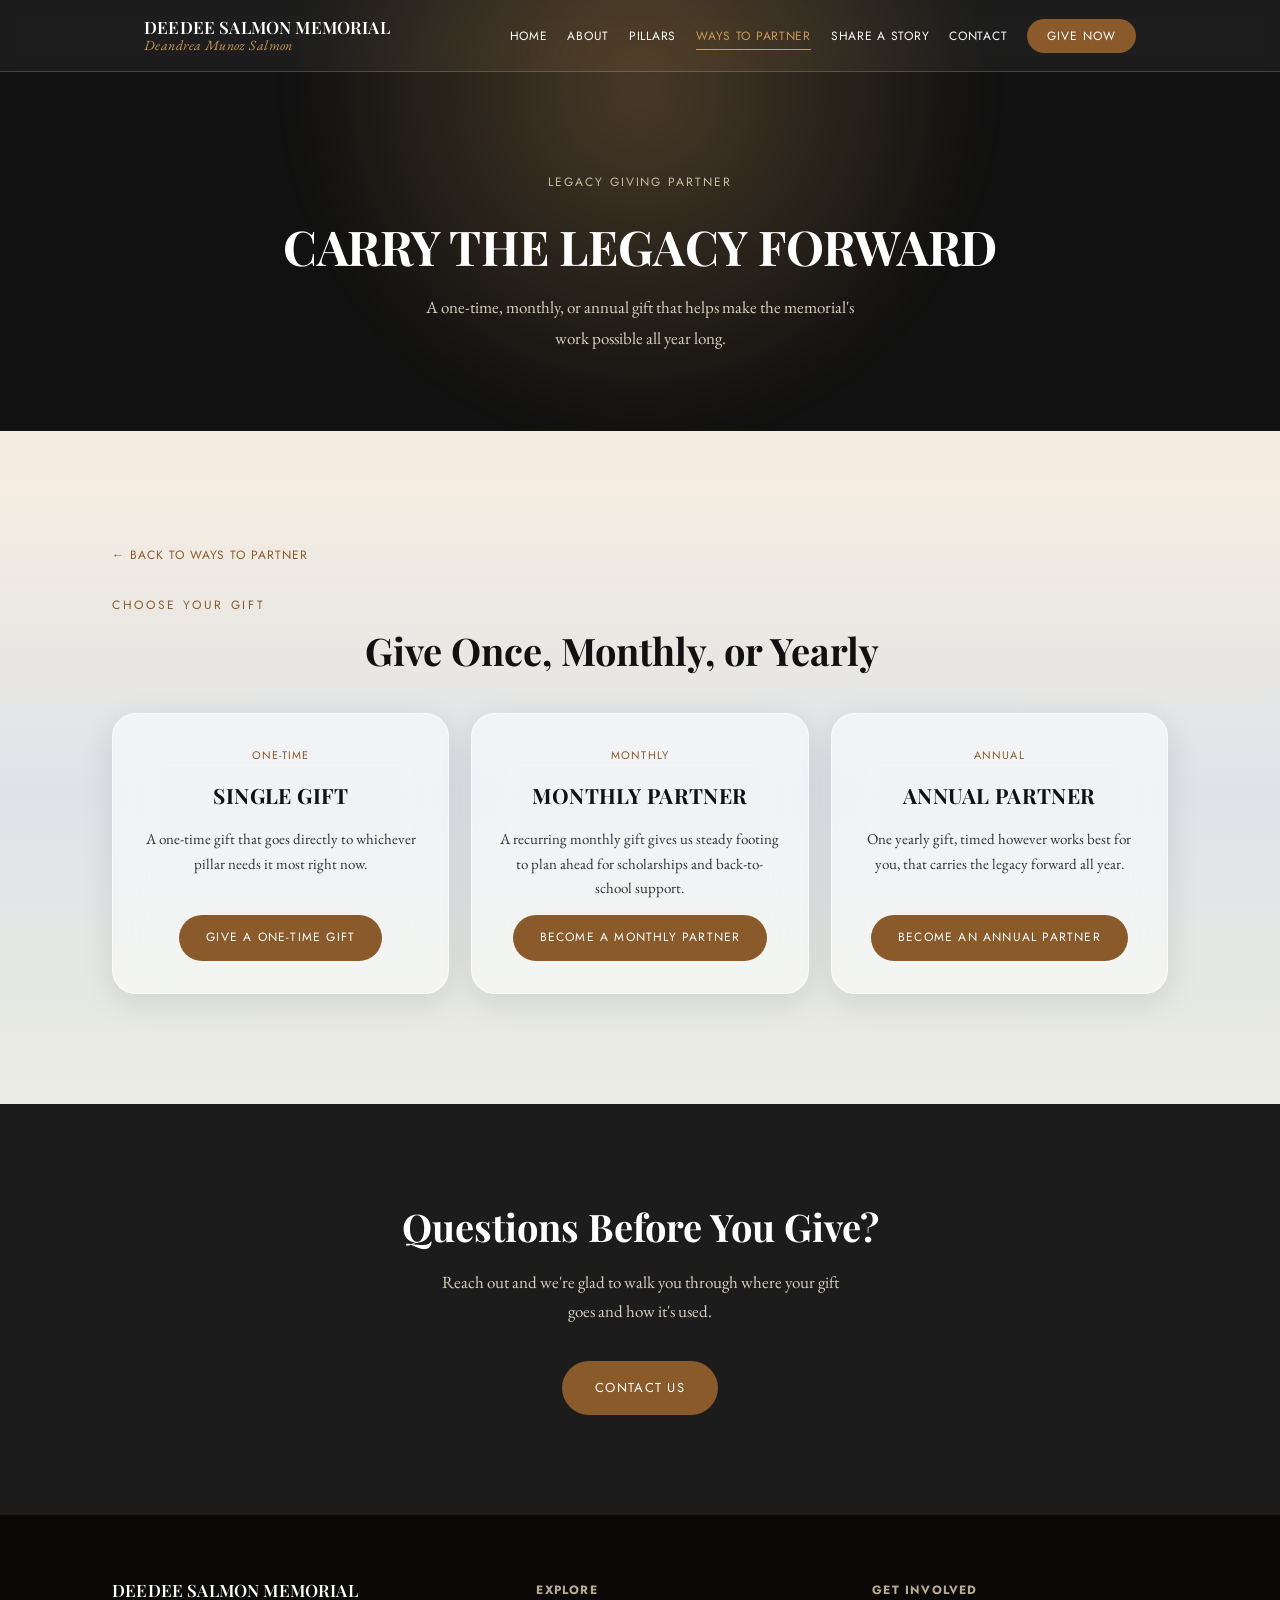
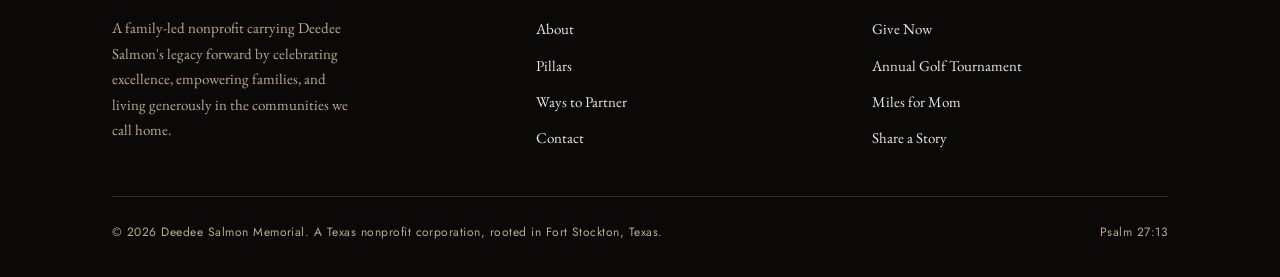
<file: legacy-giving.html>
<!DOCTYPE html>
<html lang="en">
<head>
<meta charset="UTF-8">
<meta name="viewport" content="width=device-width, initial-scale=1.0">
<title>Legacy Giving Partner | Deedee Salmon Memorial</title>
<meta name="description" content="Become a Legacy Giving Partner with the Deedee Salmon Memorial through a one-time, monthly, or annual gift.">
<link rel="preconnect" href="https://fonts.googleapis.com">
<link href="https://fonts.googleapis.com/css2?family=Playfair+Display:wght@500;600;700&family=Bodoni+Moda:ital,wght@1,600;1,700&family=EB+Garamond:ital,wght@0,400;0,500;1,400&family=Jost:wght@400;500;600&display=swap" rel="stylesheet">
<link rel="stylesheet" href="styles.css">
</head>
<body>

<a class="skip-link" href="#main">Skip to content</a>

<header class="site-header">
  <div class="wrap">
    <nav class="nav-glass">
      <a href="index.html" class="brand-mark">Deedee Salmon Memorial<span>Deandrea Munoz Salmon</span></a>
      <button class="nav-toggle" aria-expanded="false" aria-controls="primary-nav">Menu</button>
      <nav class="main-nav" id="primary-nav" aria-label="Primary">
        <ul>
          <li><a href="index.html">Home</a></li>
          <li><a href="about.html">About</a></li>
          <li><a href="pillars.html">Pillars</a></li>
          <li><a href="give.html" aria-current="page">Ways to Partner</a></li>
          <li><a href="share-a-story.html">Share a Story</a></li>
          <li><a href="contact.html">Contact</a></li>
          <li><a href="https://www.venmo.com/u/deedeesalmonmemorial" class="nav-give" target="_blank" rel="noopener">Give Now</a></li>
        </ul>
      </nav>
    </nav>
  </div>
</header>

<main id="main">

  <section class="page-header">
    <div class="wrap page-header-inner">
      <span class="kicker">Legacy Giving Partner</span>
      <h1>Carry the Legacy Forward</h1>
      <p>A one-time, monthly, or annual gift that helps make the memorial's work possible all year long.</p>
    </div>
  </section>

  <section class="section">
    <div class="wrap">
      <a href="give.html" class="back-link">&larr; Back to Ways to Partner</a>

      <div class="section-head" style="text-align:left; margin-bottom: 40px;">
        <span class="kicker">Choose Your Gift</span>
        <h2 style="font-family:'Playfair Display',serif; font-weight:700; font-size: clamp(28px,3.6vw,38px);">Give Once, Monthly, or Yearly</h2>
      </div>

      <div class="give-options">
        <div class="give-option reveal">
          <div class="give-freq">One-Time</div>
          <h3>Single Gift</h3>
          <p>A one-time gift that goes directly to whichever pillar needs it most right now.</p>
          <a href="https://www.venmo.com/u/deedeesalmonmemorial" class="btn-solid" target="_blank" rel="noopener">Give a One-Time Gift</a>
        </div>
        <div class="give-option reveal">
          <div class="give-freq">Monthly</div>
          <h3>Monthly Partner</h3>
          <p>A recurring monthly gift gives us steady footing to plan ahead for scholarships and back-to-school support.</p>
          <a href="contact.html?reason=legacy&amp;frequency=Monthly" class="btn-solid">Become a Monthly Partner</a>
        </div>
        <div class="give-option reveal">
          <div class="give-freq">Annual</div>
          <h3>Annual Partner</h3>
          <p>One yearly gift, timed however works best for you, that carries the legacy forward all year.</p>
          <a href="contact.html?reason=legacy&amp;frequency=Annual" class="btn-solid">Become an Annual Partner</a>
        </div>
      </div>
    </div>
  </section>

  <div class="reveal">
    <section class="cta-band">
      <div class="wrap cta-band-inner">
        <h2>Questions Before You Give?</h2>
        <p>Reach out and we're glad to walk you through where your gift goes and how it's used.</p>
        <a href="contact.html?reason=legacy" class="btn-solid">Contact Us</a>
      </div>
    </section>
  </div>

</main>

<footer class="site-footer">
  <div class="wrap">
    <div class="footer-grid">
      <div class="footer-brand">
        <div class="brand-mark">Deedee Salmon Memorial</div>
        <p>A family-led nonprofit carrying Deedee Salmon's legacy forward by celebrating excellence, empowering families, and living generously in the communities we call home.</p>
      </div>
      <div class="footer-col">
        <h4>Explore</h4>
        <ul>
          <li><a href="about.html">About</a></li>
          <li><a href="pillars.html">Pillars</a></li>
          <li><a href="give.html">Ways to Partner</a></li>
          <li><a href="contact.html">Contact</a></li>
        </ul>
      </div>
      <div class="footer-col">
        <h4>Get Involved</h4>
        <ul>
          <li><a href="https://www.venmo.com/u/deedeesalmonmemorial" target="_blank" rel="noopener">Give Now</a></li>
          <li><a href="golf-tournament.html">Annual Golf Tournament</a></li>
          <li><a href="miles-for-mom.html">Miles for Mom</a></li>
          <li><a href="share-a-story.html">Share a Story</a></li>
        </ul>
      </div>
    </div>
    <div class="footer-bottom">
      <span>&copy; 2026 Deedee Salmon Memorial. A Texas nonprofit corporation, rooted in Fort Stockton, Texas.</span>
      <span>Psalm 27:13</span>
    </div>
  </div>
</footer>

<script src="nav.js"></script>
</body>
</html>
</file>
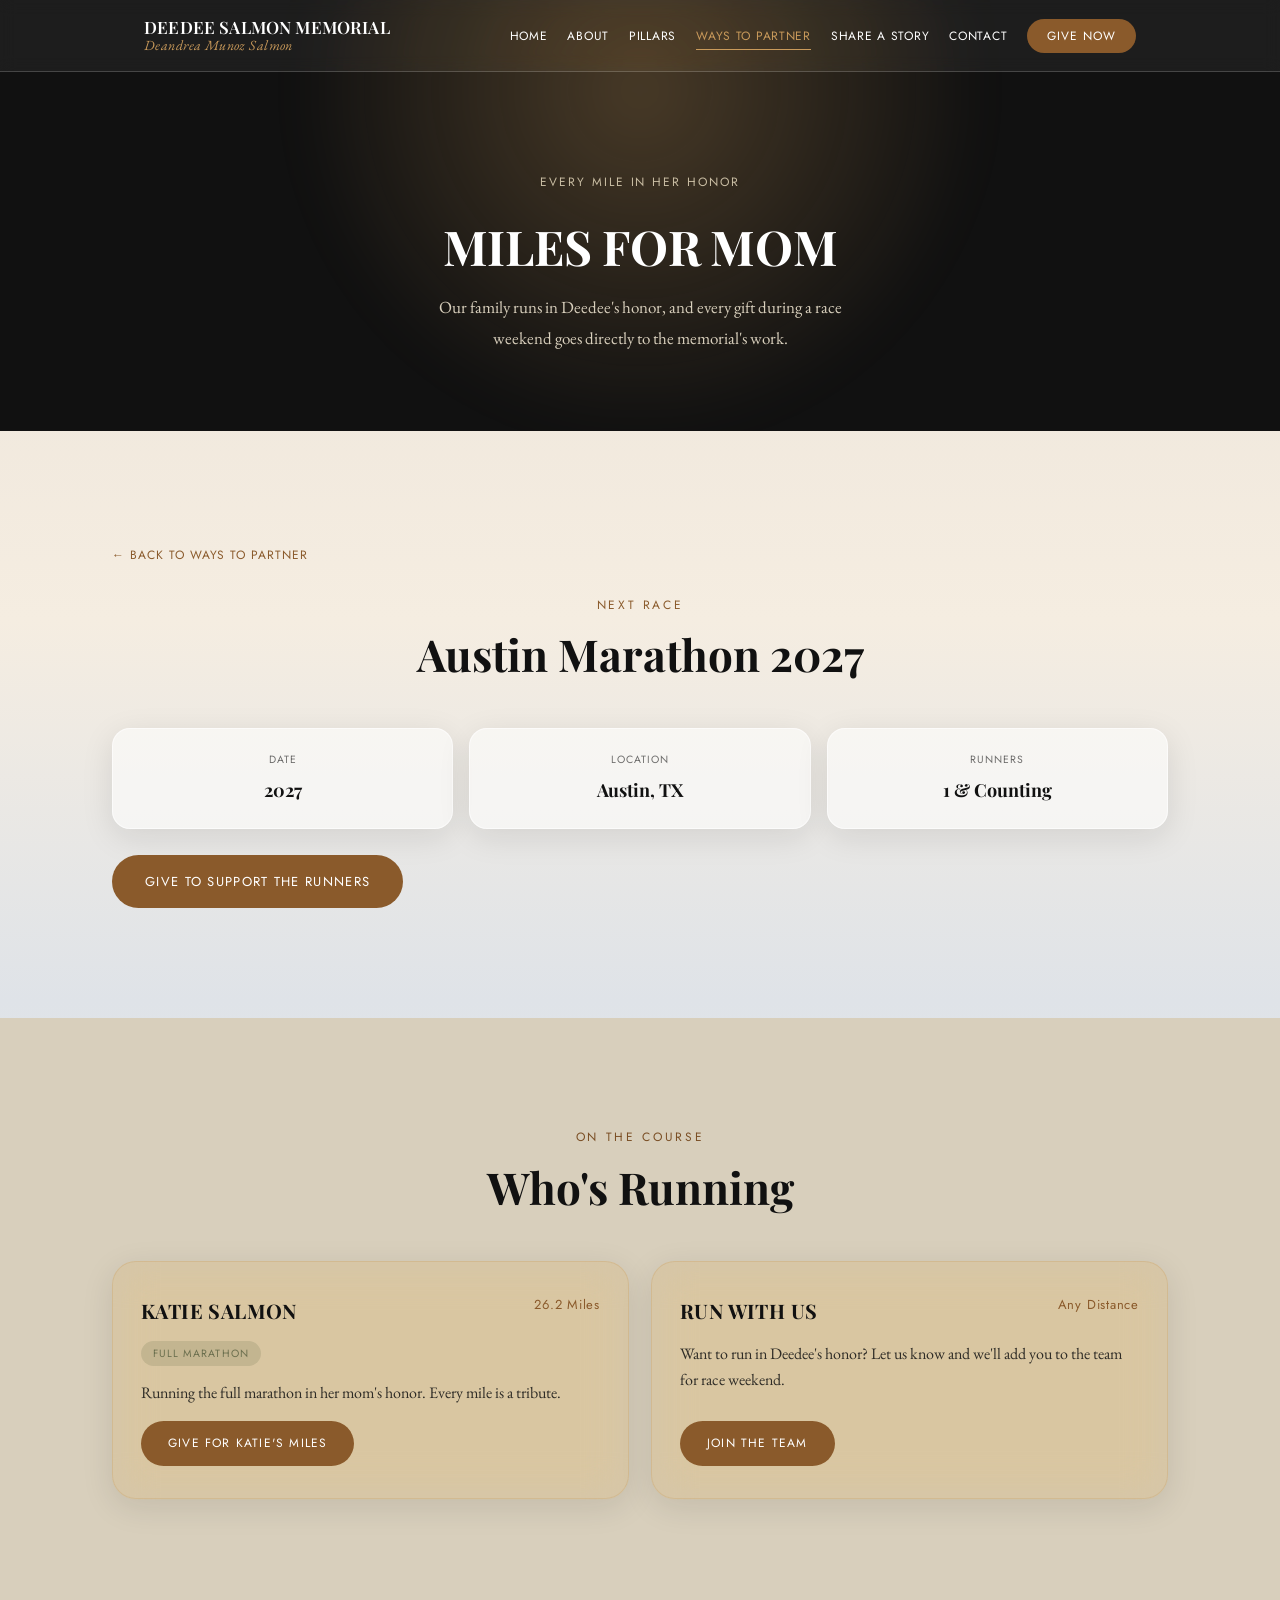
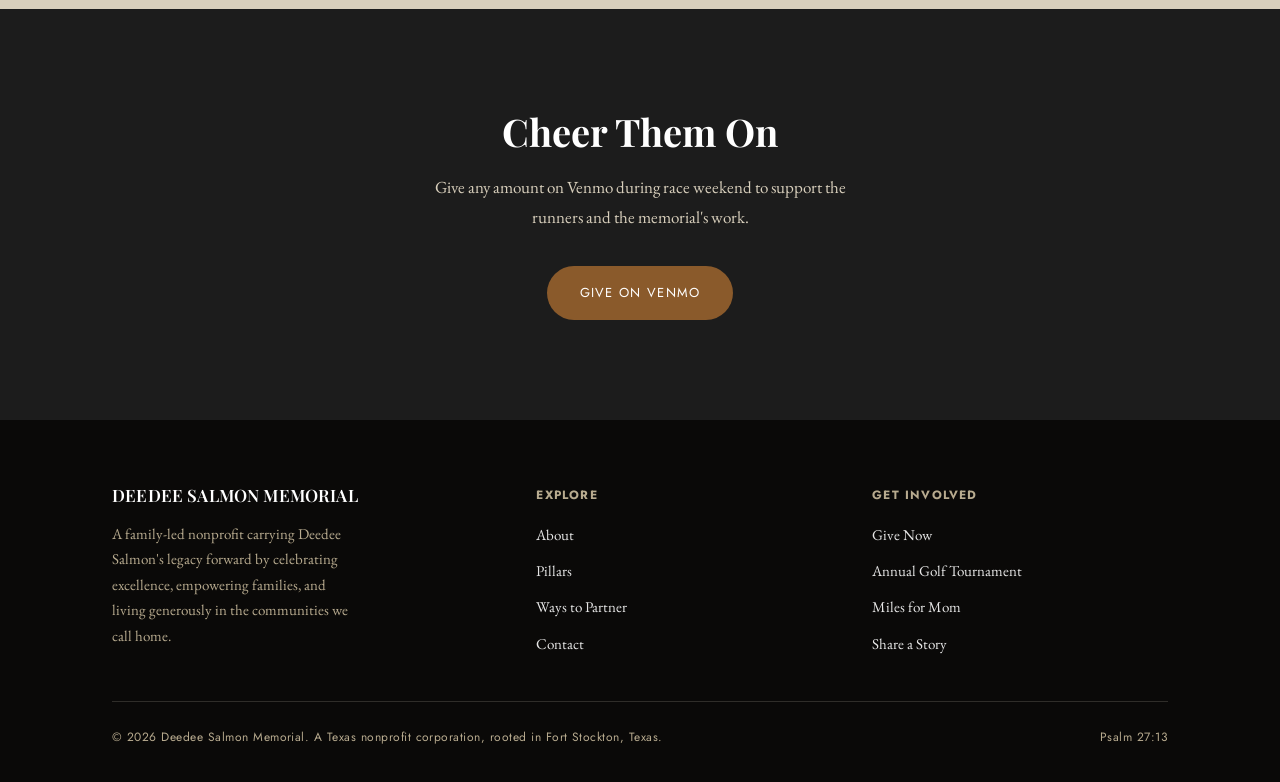
<file: miles-for-mom.html>
<!DOCTYPE html>
<html lang="en">
<head>
<meta charset="UTF-8">
<meta name="viewport" content="width=device-width, initial-scale=1.0">
<title>Miles for Mom | Deedee Salmon Memorial</title>
<meta name="description" content="Follow the next Miles for Mom race, see who is running which distance, and give in Deedee Salmon's honor.">
<link rel="preconnect" href="https://fonts.googleapis.com">
<link href="https://fonts.googleapis.com/css2?family=Playfair+Display:wght@500;600;700&family=Bodoni+Moda:ital,wght@1,600;1,700&family=EB+Garamond:ital,wght@0,400;0,500;1,400&family=Jost:wght@400;500;600&display=swap" rel="stylesheet">
<link rel="stylesheet" href="styles.css">
</head>
<body>

<a class="skip-link" href="#main">Skip to content</a>

<header class="site-header">
  <div class="wrap">
    <nav class="nav-glass">
      <a href="index.html" class="brand-mark">Deedee Salmon Memorial<span>Deandrea Munoz Salmon</span></a>
      <button class="nav-toggle" aria-expanded="false" aria-controls="primary-nav">Menu</button>
      <nav class="main-nav" id="primary-nav" aria-label="Primary">
        <ul>
          <li><a href="index.html">Home</a></li>
          <li><a href="about.html">About</a></li>
          <li><a href="pillars.html">Pillars</a></li>
          <li><a href="give.html" aria-current="page">Ways to Partner</a></li>
          <li><a href="share-a-story.html">Share a Story</a></li>
          <li><a href="contact.html">Contact</a></li>
          <li><a href="https://www.venmo.com/u/deedeesalmonmemorial" class="nav-give" target="_blank" rel="noopener">Give Now</a></li>
        </ul>
      </nav>
    </nav>
  </div>
</header>

<main id="main">

  <section class="page-header">
    <div class="wrap page-header-inner">
      <span class="kicker">Every Mile in Her Honor</span>
      <h1>Miles for Mom</h1>
      <p>Our family runs in Deedee's honor, and every gift during a race weekend goes directly to the memorial's work.</p>
    </div>
  </section>

  <!-- ============================================================
       NEXT RACE: update the race name, date, location, and runners
       below before each race weekend.
       ============================================================ -->
  <section class="section">
    <div class="wrap">
      <a href="give.html" class="back-link">&larr; Back to Ways to Partner</a>

      <div class="section-head">
        <span class="kicker">Next Race</span>
        <h2>Austin Marathon 2027</h2>
      </div>
      <div class="facts-row reveal">
        <div class="fact-box">
          <div class="label">Date</div>
          <div class="value">2027</div>
        </div>
        <div class="fact-box">
          <div class="label">Location</div>
          <div class="value">Austin, TX</div>
        </div>
        <div class="fact-box">
          <div class="label">Runners</div>
          <div class="value">1 &amp; Counting</div>
        </div>
      </div>
      <div class="reveal" style="margin-top: 26px;">
        <a href="https://www.venmo.com/u/deedeesalmonmemorial" class="btn-solid" target="_blank" rel="noopener">Give to Support the Runners</a>
      </div>
    </div>
  </section>

  <section class="section section-soft">
    <div class="wrap">
      <div class="section-head">
        <span class="kicker">On the Course</span>
        <h2>Who's Running</h2>
      </div>

      <div class="tier-grid">
        <div class="tier-card reveal">
          <div class="tier-top">
            <h3>Katie Salmon</h3>
            <span class="tier-price">26.2 Miles</span>
          </div>
          <span class="status-badge status-available">Full Marathon</span>
          <p style="flex: 1; opacity: 0.85;">Running the full marathon in her mom's honor. Every mile is a tribute.</p>
          <a href="https://www.venmo.com/u/deedeesalmonmemorial" class="btn-solid" target="_blank" rel="noopener">Give for Katie's Miles</a>
        </div>

        <div class="tier-card reveal">
          <div class="tier-top">
            <h3>Run With Us</h3>
            <span class="tier-price">Any Distance</span>
          </div>
          <p style="flex: 1; opacity: 0.85;">Want to run in Deedee's honor? Let us know and we'll add you to the team for race weekend.</p>
          <a href="contact.html?reason=miles" class="btn-solid">Join the Team</a>
        </div>
      </div>
    </div>
  </section>

  <div class="reveal">
    <section class="cta-band">
      <div class="wrap cta-band-inner">
        <h2>Cheer Them On</h2>
        <p>Give any amount on Venmo during race weekend to support the runners and the memorial's work.</p>
        <a href="https://www.venmo.com/u/deedeesalmonmemorial" class="btn-solid" target="_blank" rel="noopener">Give on Venmo</a>
      </div>
    </section>
  </div>

</main>

<footer class="site-footer">
  <div class="wrap">
    <div class="footer-grid">
      <div class="footer-brand">
        <div class="brand-mark">Deedee Salmon Memorial</div>
        <p>A family-led nonprofit carrying Deedee Salmon's legacy forward by celebrating excellence, empowering families, and living generously in the communities we call home.</p>
      </div>
      <div class="footer-col">
        <h4>Explore</h4>
        <ul>
          <li><a href="about.html">About</a></li>
          <li><a href="pillars.html">Pillars</a></li>
          <li><a href="give.html">Ways to Partner</a></li>
          <li><a href="contact.html">Contact</a></li>
        </ul>
      </div>
      <div class="footer-col">
        <h4>Get Involved</h4>
        <ul>
          <li><a href="https://www.venmo.com/u/deedeesalmonmemorial" target="_blank" rel="noopener">Give Now</a></li>
          <li><a href="golf-tournament.html">Annual Golf Tournament</a></li>
          <li><a href="miles-for-mom.html">Miles for Mom</a></li>
          <li><a href="share-a-story.html">Share a Story</a></li>
        </ul>
      </div>
    </div>
    <div class="footer-bottom">
      <span>&copy; 2026 Deedee Salmon Memorial. A Texas nonprofit corporation, rooted in Fort Stockton, Texas.</span>
      <span>Psalm 27:13</span>
    </div>
  </div>
</footer>

<script src="nav.js"></script>
</body>
</html>
</file>
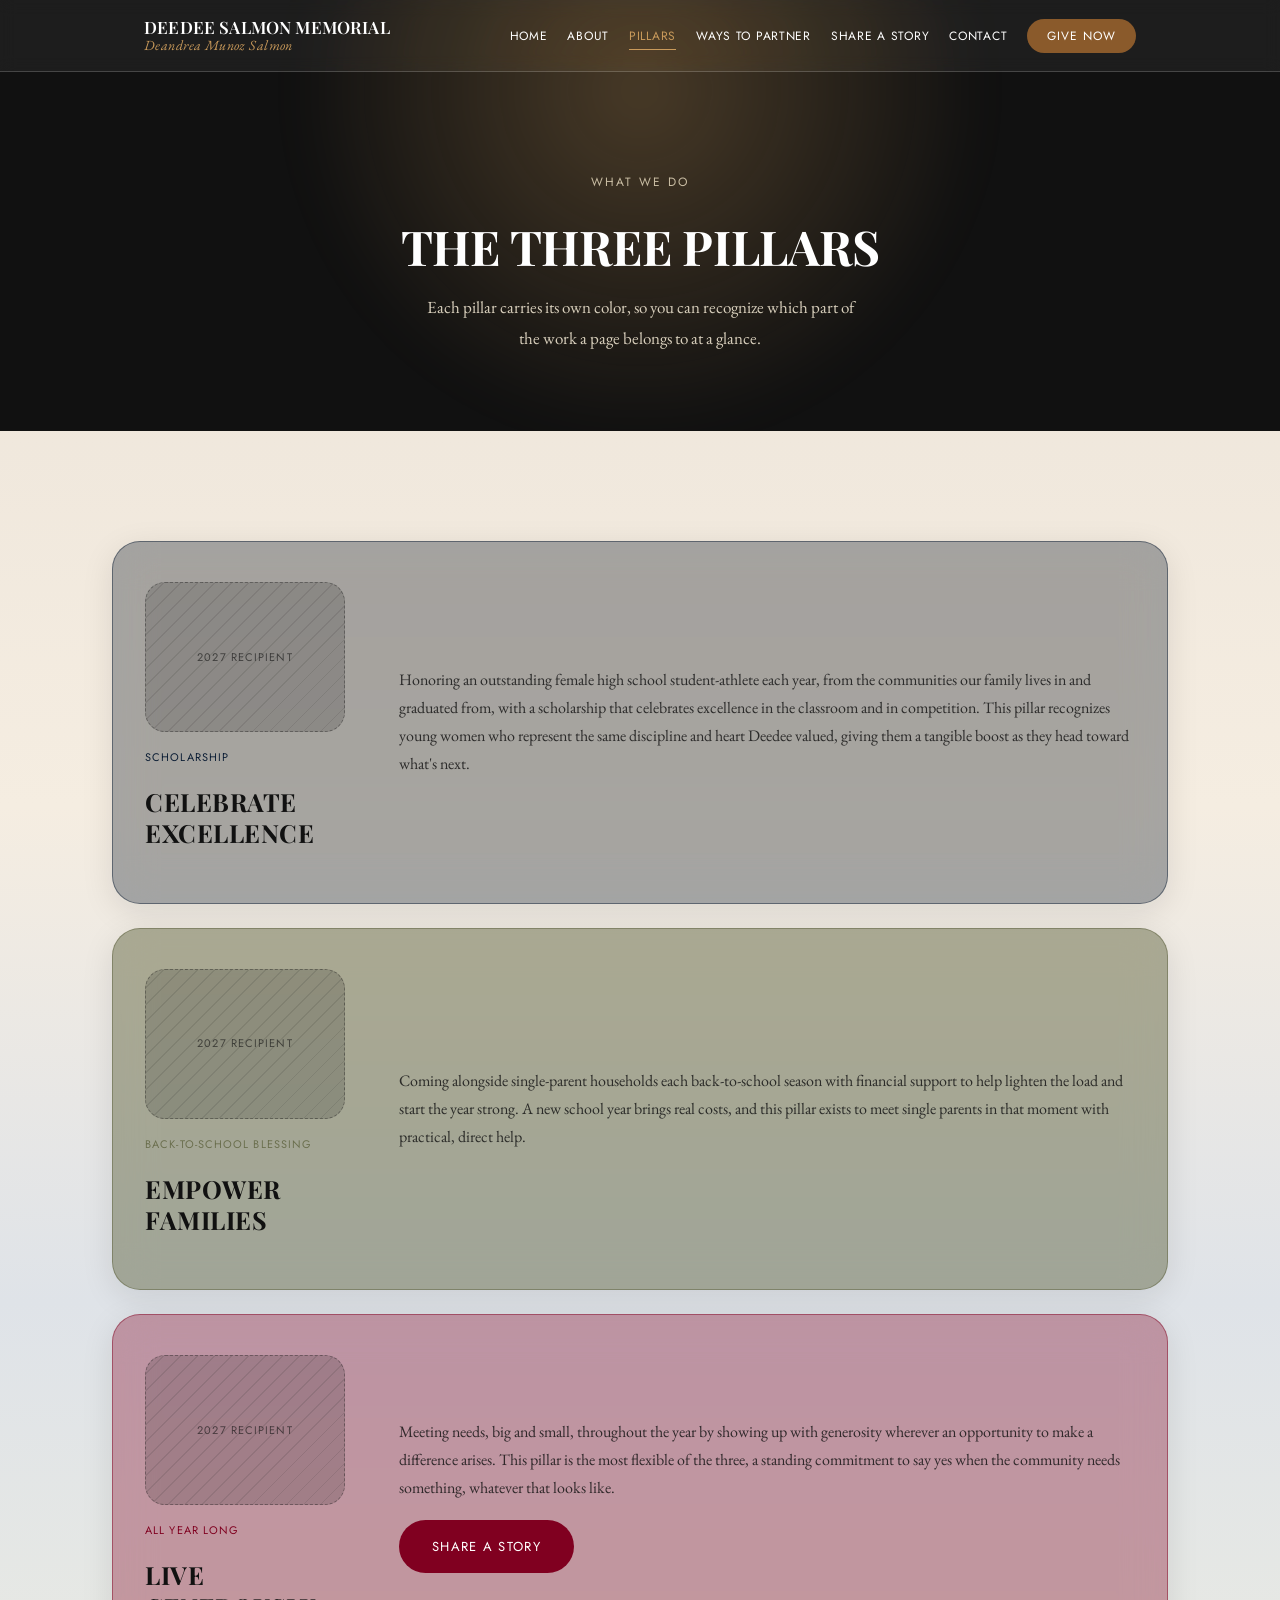
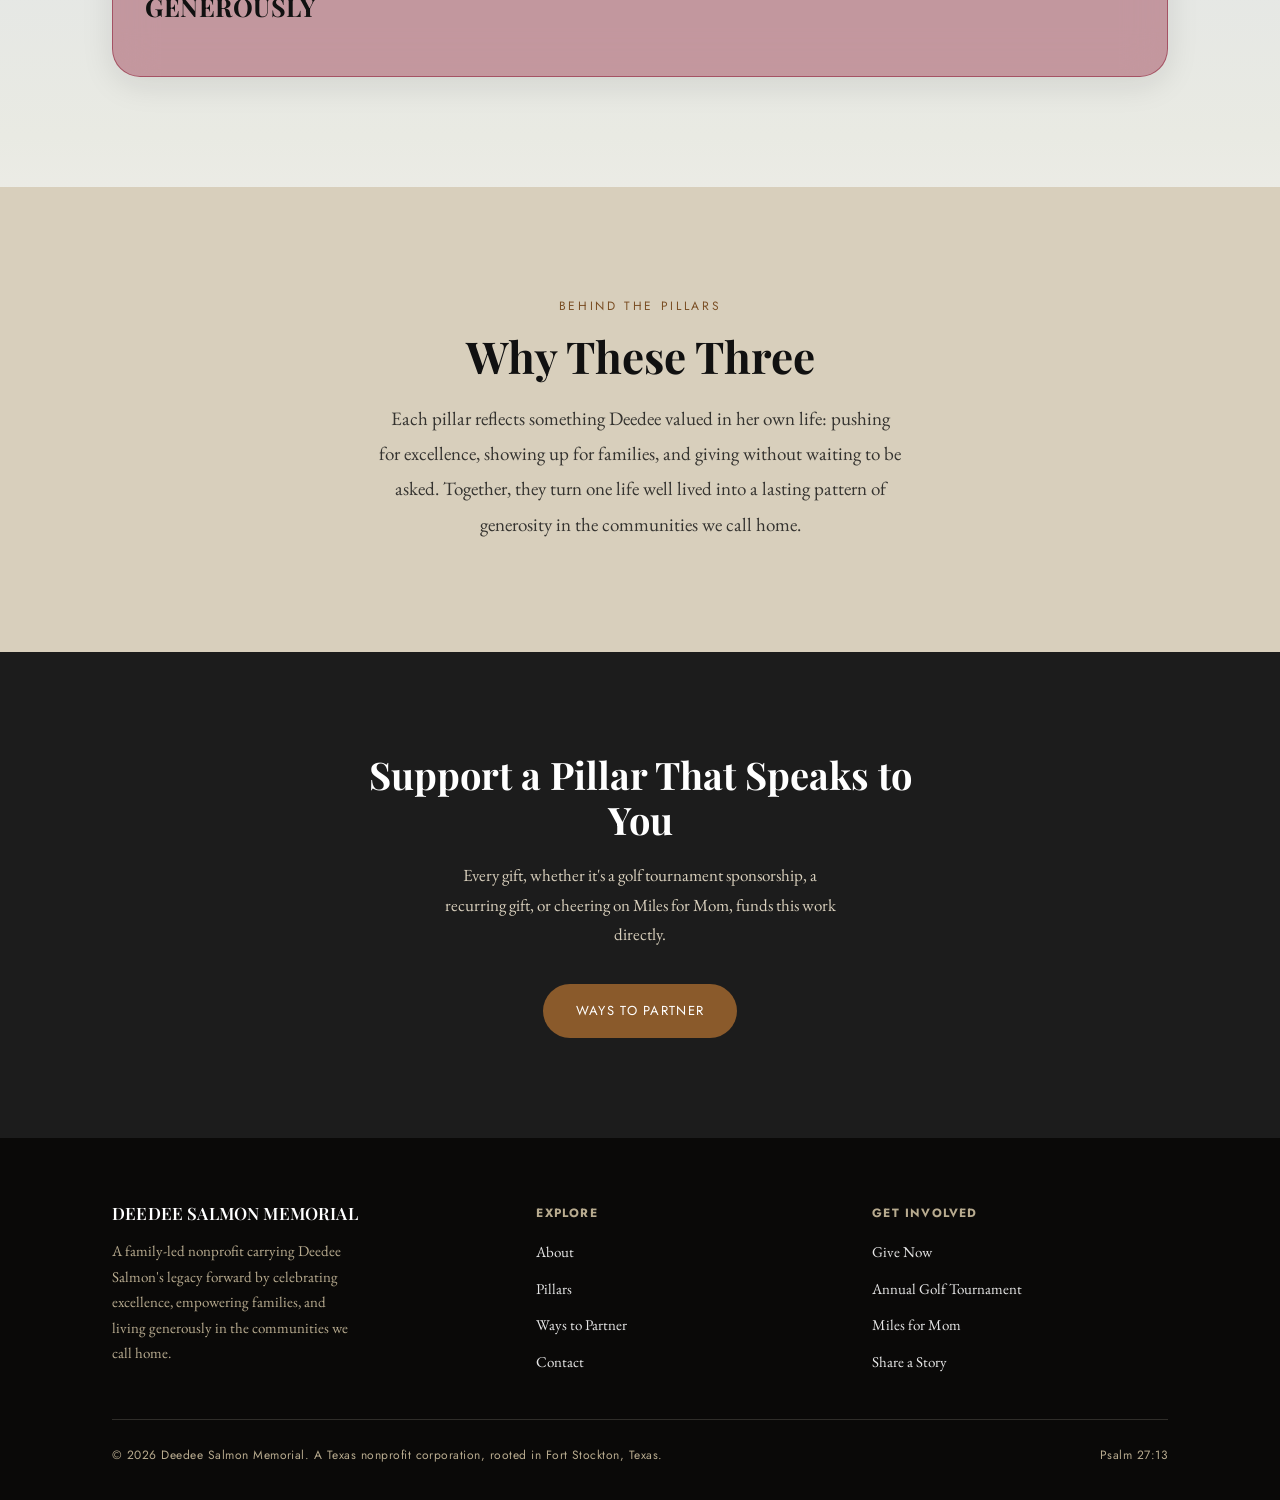
<file: pillars.html>
<!DOCTYPE html>
<html lang="en">
<head>
<meta charset="UTF-8">
<meta name="viewport" content="width=device-width, initial-scale=1.0">
<title>The Three Pillars | Deedee Salmon Memorial</title>
<meta name="description" content="Celebrate Excellence, Empower Families, Live Generously: the three pillars of the Deedee Salmon Memorial's work.">
<link rel="preconnect" href="https://fonts.googleapis.com">
<link href="https://fonts.googleapis.com/css2?family=Playfair+Display:wght@500;600;700&family=Bodoni+Moda:ital,wght@1,600;1,700&family=EB+Garamond:ital,wght@0,400;0,500;1,400&family=Jost:wght@400;500;600&display=swap" rel="stylesheet">
<link rel="stylesheet" href="styles.css">
</head>
<body>

<a class="skip-link" href="#main">Skip to content</a>

<header class="site-header">
  <div class="wrap">
    <nav class="nav-glass">
      <a href="index.html" class="brand-mark">Deedee Salmon Memorial<span>Deandrea Munoz Salmon</span></a>
      <button class="nav-toggle" aria-expanded="false" aria-controls="primary-nav">Menu</button>
      <nav class="main-nav" id="primary-nav" aria-label="Primary">
        <ul>
          <li><a href="index.html">Home</a></li>
          <li><a href="about.html">About</a></li>
          <li><a href="pillars.html" aria-current="page">Pillars</a></li>
          <li><a href="give.html">Ways to Partner</a></li>
          <li><a href="share-a-story.html">Share a Story</a></li>
          <li><a href="contact.html">Contact</a></li>
          <li><a href="https://www.venmo.com/u/deedeesalmonmemorial" class="nav-give" target="_blank" rel="noopener">Give Now</a></li>
        </ul>
      </nav>
    </nav>
  </div>
</header>

<main id="main">

  <section class="page-header">
    <div class="wrap page-header-inner">
      <span class="kicker">What We Do</span>
      <h1>The Three Pillars</h1>
      <p>Each pillar carries its own color, so you can recognize which part of the work a page belongs to at a glance.</p>
    </div>
  </section>

  <section class="section">
    <div class="wrap">
      <div class="pillar-row-grid">

        <div class="glass-card pillar-row pillar-blue reveal" style="--pillar-color:#0B1D34;">
          <div class="pillar-row-head">
            <div class="photo-slot pillar-photo-slot" aria-hidden="true"><span>2027 Recipient</span></div>
            <div class="pillar-label">Scholarship</div>
            <h3 class="uc-title">Celebrate Excellence</h3>
          </div>
          <p>Honoring an outstanding female high school student-athlete each year, from the communities our family lives in and graduated from, with a scholarship that celebrates excellence in the classroom and in competition. This pillar recognizes young women who represent the same discipline and heart Deedee valued, giving them a tangible boost as they head toward what's next.</p>
        </div>

        <div class="glass-card pillar-row pillar-olive reveal" style="--pillar-color:#6B6F4E;">
          <div class="pillar-row-head">
            <div class="photo-slot pillar-photo-slot" aria-hidden="true"><span>2027 Recipient</span></div>
            <div class="pillar-label">Back-to-School Blessing</div>
            <h3 class="uc-title">Empower Families</h3>
          </div>
          <p>Coming alongside single-parent households each back-to-school season with financial support to help lighten the load and start the year strong. A new school year brings real costs, and this pillar exists to meet single parents in that moment with practical, direct help.</p>
        </div>

        <div class="glass-card pillar-row pillar-red reveal" style="--pillar-color:#800020;">
          <div class="pillar-row-head">
            <div class="photo-slot pillar-photo-slot" aria-hidden="true"><span>2027 Recipient</span></div>
            <div class="pillar-label">All Year Long</div>
            <h3 class="uc-title">Live Generously</h3>
          </div>
          <div>
            <p>Meeting needs, big and small, throughout the year by showing up with generosity wherever an opportunity to make a difference arises. This pillar is the most flexible of the three, a standing commitment to say yes when the community needs something, whatever that looks like.</p>
            <a href="share-a-story.html" class="btn-solid" style="margin-top: 18px;">Share a Story</a>
          </div>
        </div>

      </div>
    </div>
  </section>

  <section class="section section-soft reveal">
    <div class="wrap" style="text-align:center;">
      <div class="section-head" style="margin-bottom: 20px;">
        <span class="kicker">Behind the Pillars</span>
        <h2>Why These Three</h2>
      </div>
      <p class="lede" style="margin: 0 auto;">Each pillar reflects something Deedee valued in her own life: pushing for excellence, showing up for families, and giving without waiting to be asked. Together, they turn one life well lived into a lasting pattern of generosity in the communities we call home.</p>
    </div>
  </section>

  <div class="reveal">
    <section class="cta-band">
      <div class="wrap cta-band-inner">
        <h2>Support a Pillar That Speaks to You</h2>
        <p>Every gift, whether it's a golf tournament sponsorship, a recurring gift, or cheering on Miles for Mom, funds this work directly.</p>
        <a href="give.html" class="btn-solid">Ways to Partner</a>
      </div>
    </section>
  </div>

</main>

<footer class="site-footer">
  <div class="wrap">
    <div class="footer-grid">
      <div class="footer-brand">
        <div class="brand-mark">Deedee Salmon Memorial</div>
        <p>A family-led nonprofit carrying Deedee Salmon's legacy forward by celebrating excellence, empowering families, and living generously in the communities we call home.</p>
      </div>
      <div class="footer-col">
        <h4>Explore</h4>
        <ul>
          <li><a href="about.html">About</a></li>
          <li><a href="pillars.html">Pillars</a></li>
          <li><a href="give.html">Ways to Partner</a></li>
          <li><a href="contact.html">Contact</a></li>
        </ul>
      </div>
      <div class="footer-col">
        <h4>Get Involved</h4>
        <ul>
          <li><a href="https://www.venmo.com/u/deedeesalmonmemorial" target="_blank" rel="noopener">Give Now</a></li>
          <li><a href="golf-tournament.html">Annual Golf Tournament</a></li>
          <li><a href="miles-for-mom.html">Miles for Mom</a></li>
          <li><a href="share-a-story.html">Share a Story</a></li>
        </ul>
      </div>
    </div>
    <div class="footer-bottom">
      <span>&copy; 2026 Deedee Salmon Memorial. A Texas nonprofit corporation, rooted in Fort Stockton, Texas.</span>
      <span>Psalm 27:13</span>
    </div>
  </div>
</footer>

<script src="nav.js"></script>
</body>
</html>
</file>
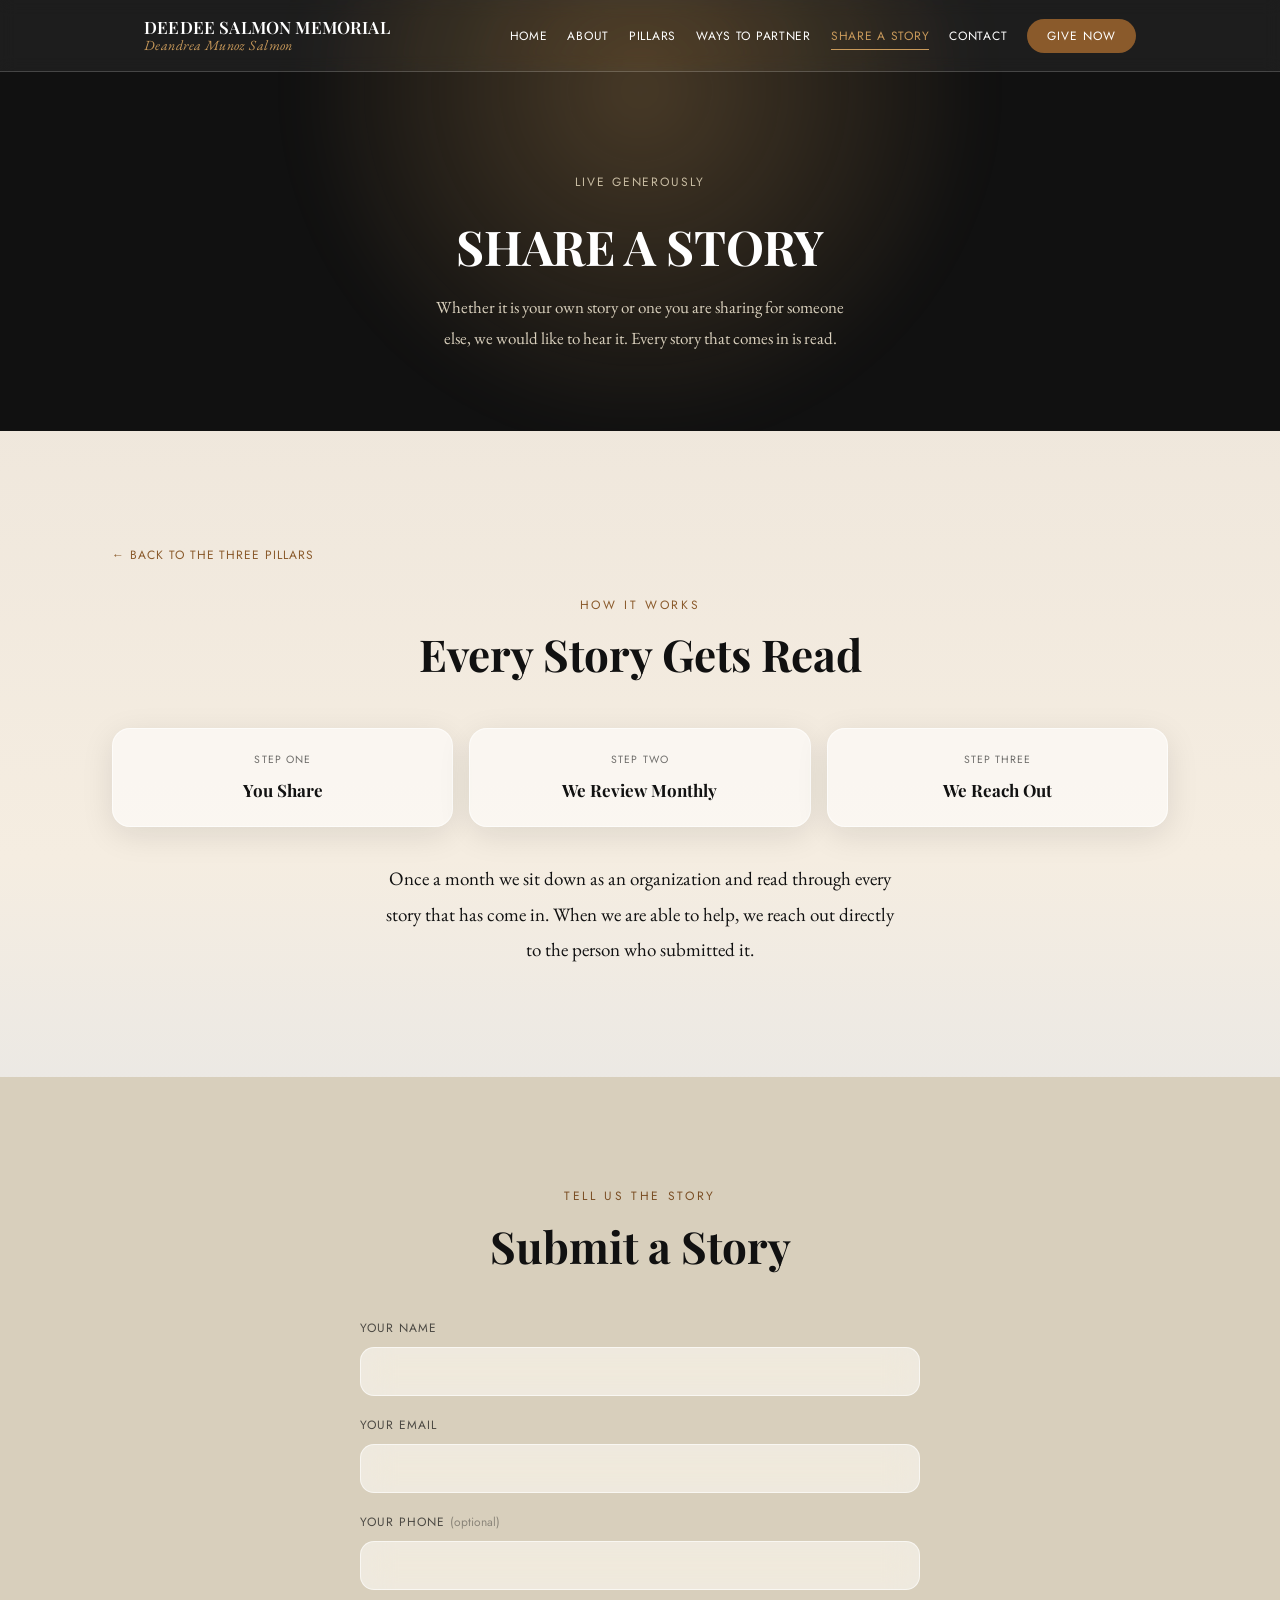
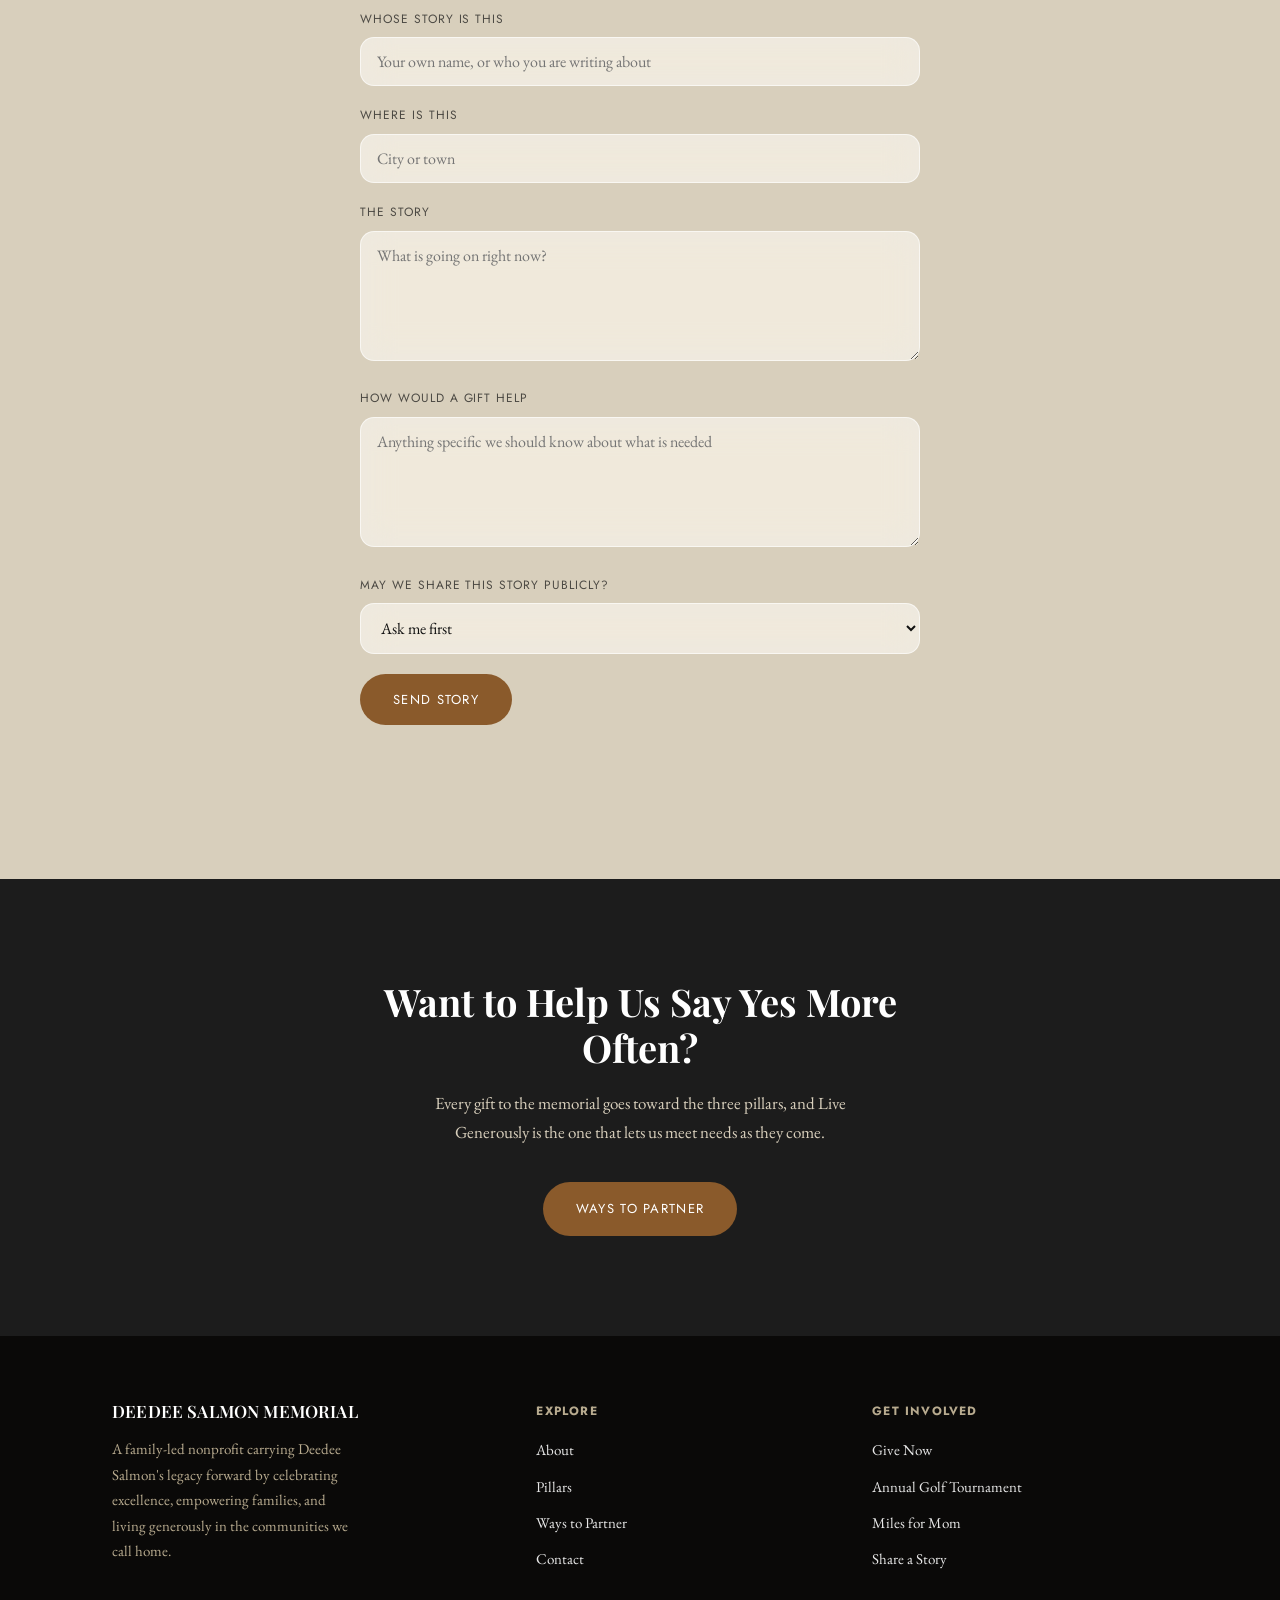
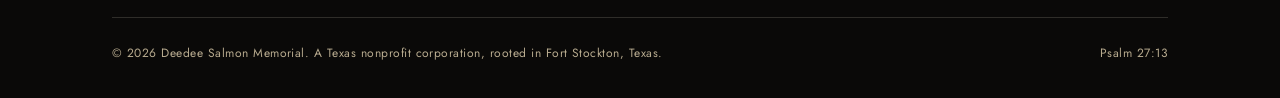
<file: share-a-story.html>
<!DOCTYPE html>
<html lang="en">
<head>
<meta charset="UTF-8">
<meta name="viewport" content="width=device-width, initial-scale=1.0">
<title>Share a Story | Deedee Salmon Memorial</title>
<meta name="description" content="Share your own story or one for someone else. Stories are read each month as part of the Live Generously pillar of the Deedee Salmon Memorial.">
<link rel="preconnect" href="https://fonts.googleapis.com">
<link href="https://fonts.googleapis.com/css2?family=Playfair+Display:wght@500;600;700&family=Bodoni+Moda:ital,wght@1,600;1,700&family=EB+Garamond:ital,wght@0,400;0,500;1,400&family=Jost:wght@400;500;600&display=swap" rel="stylesheet">
<link rel="stylesheet" href="styles.css">
</head>
<body>

<a class="skip-link" href="#main">Skip to content</a>

<header class="site-header">
  <div class="wrap">
    <nav class="nav-glass">
      <a href="index.html" class="brand-mark">Deedee Salmon Memorial<span>Deandrea Munoz Salmon</span></a>
      <button class="nav-toggle" aria-expanded="false" aria-controls="primary-nav">Menu</button>
      <nav class="main-nav" id="primary-nav" aria-label="Primary">
        <ul>
          <li><a href="index.html">Home</a></li>
          <li><a href="about.html">About</a></li>
          <li><a href="pillars.html">Pillars</a></li>
          <li><a href="give.html">Ways to Partner</a></li>
          <li><a href="share-a-story.html" aria-current="page">Share a Story</a></li>
          <li><a href="contact.html">Contact</a></li>
          <li><a href="https://www.venmo.com/u/deedeesalmonmemorial" class="nav-give" target="_blank" rel="noopener">Give Now</a></li>
        </ul>
      </nav>
    </nav>
  </div>
</header>

<main id="main">

  <section class="page-header">
    <div class="wrap page-header-inner">
      <span class="kicker">Live Generously</span>
      <h1>Share a Story</h1>
      <p>Whether it is your own story or one you are sharing for someone else, we would like to hear it. Every story that comes in is read.</p>
    </div>
  </section>

  <section class="section">
    <div class="wrap">
      <a href="pillars.html" class="back-link">&larr; Back to the Three Pillars</a>

      <div class="section-head">
        <span class="kicker">How It Works</span>
        <h2>Every Story Gets Read</h2>
      </div>

      <div class="values-row reveal">
        <div class="value-box">
          <div class="label">Step One</div>
          <div class="title">You Share</div>
        </div>
        <div class="value-box">
          <div class="label">Step Two</div>
          <div class="title">We Review Monthly</div>
        </div>
        <div class="value-box">
          <div class="label">Step Three</div>
          <div class="title">We Reach Out</div>
        </div>
      </div>

      <p class="lede reveal" style="margin: 34px auto 0; text-align: center;">Once a month we sit down as an organization and read through every story that has come in. When we are able to help, we reach out directly to the person who submitted it.</p>
    </div>
  </section>

  <section class="section section-soft">
    <div class="wrap">
      <div class="section-head">
        <span class="kicker">Tell Us the Story</span>
        <h2>Submit a Story</h2>
      </div>

      <!-- ============================================================
           FORMSPREE: replace YOUR_FORM_ID below with the ID from your
           Formspree dashboard, e.g. action="https://formspree.io/f/xayzbwkd"
           ============================================================ -->
      <form class="form-grid" id="story-form" action="https://formspree.io/f/YOUR_FORM_ID" method="POST">
        <input type="hidden" name="_subject" value="New Live Generously story submission">
        <p style="display:none;"><label>Leave this field empty<input type="text" name="_gotcha" tabindex="-1" autocomplete="off"></label></p>

        <div class="field">
          <label for="your-name">Your name</label>
          <input type="text" id="your-name" name="Your name" required autocomplete="name">
        </div>
        <div class="field">
          <label for="your-email">Your email</label>
          <input type="email" id="your-email" name="Your email" required autocomplete="email">
        </div>
        <div class="field">
          <label for="your-phone">Your phone <span style="opacity:0.55; text-transform:none; letter-spacing:0;">(optional)</span></label>
          <input type="tel" id="your-phone" name="Your phone" autocomplete="tel">
        </div>
        <div class="field">
          <label for="about-who">Whose story is this</label>
          <input type="text" id="about-who" name="Whose story" required placeholder="Your own name, or who you are writing about">
        </div>
        <div class="field">
          <label for="where">Where is this</label>
          <input type="text" id="where" name="Where" placeholder="City or town">
        </div>
        <div class="field">
          <label for="story">The story</label>
          <textarea id="story" name="The story" required placeholder="What is going on right now?"></textarea>
        </div>
        <div class="field">
          <label for="how-help">How would a gift help</label>
          <textarea id="how-help" name="How a gift would help" placeholder="Anything specific we should know about what is needed"></textarea>
        </div>
        <div class="field">
          <label for="permission">May we share this story publicly?</label>
          <select id="permission" name="Permission to share">
            <option value="Ask me first">Ask me first</option>
            <option value="Yes, with names">Yes, names included</option>
            <option value="Yes, but no names">Yes, but please leave names out</option>
            <option value="No">Please keep it private</option>
          </select>
        </div>
        <div>
          <button type="submit" class="btn-solid">Send Story</button>
        </div>
        <p class="form-status" id="form-status" role="status" aria-live="polite"></p>
      </form>
    </div>
  </section>

  <div class="reveal">
    <section class="cta-band">
      <div class="wrap cta-band-inner">
        <h2>Want to Help Us Say Yes More Often?</h2>
        <p>Every gift to the memorial goes toward the three pillars, and Live Generously is the one that lets us meet needs as they come.</p>
        <a href="give.html" class="btn-solid">Ways to Partner</a>
      </div>
    </section>
  </div>

</main>

<footer class="site-footer">
  <div class="wrap">
    <div class="footer-grid">
      <div class="footer-brand">
        <div class="brand-mark">Deedee Salmon Memorial</div>
        <p>A family-led nonprofit carrying Deedee Salmon's legacy forward by celebrating excellence, empowering families, and living generously in the communities we call home.</p>
      </div>
      <div class="footer-col">
        <h4>Explore</h4>
        <ul>
          <li><a href="about.html">About</a></li>
          <li><a href="pillars.html">Pillars</a></li>
          <li><a href="give.html">Ways to Partner</a></li>
          <li><a href="contact.html">Contact</a></li>
        </ul>
      </div>
      <div class="footer-col">
        <h4>Get Involved</h4>
        <ul>
          <li><a href="https://www.venmo.com/u/deedeesalmonmemorial" target="_blank" rel="noopener">Give Now</a></li>
          <li><a href="golf-tournament.html">Annual Golf Tournament</a></li>
          <li><a href="miles-for-mom.html">Miles for Mom</a></li>
          <li><a href="share-a-story.html">Share a Story</a></li>
        </ul>
      </div>
    </div>
    <div class="footer-bottom">
      <span>&copy; 2026 Deedee Salmon Memorial. A Texas nonprofit corporation, rooted in Fort Stockton, Texas.</span>
      <span>Psalm 27:13</span>
    </div>
  </div>
</footer>

<script src="nav.js"></script>
</body>
</html>
</file>
<file: styles.css>
/* ============================================================
   Deedee Salmon Memorial — Site Stylesheet (Glass redesign)
   ============================================================ */

:root {
  --obsidian: #111111;
  --bone: #D8CFBC;
  --tobacco: #8A5A2B;
  --biking-red: #800020;
  --eclipse-blue: #0B1D34;
  --olive: #6B6F4E;
  --warm-gold: #C99A5B;
  --ease: cubic-bezier(0.22, 1, 0.36, 1);
  --glass-bg: rgba(255, 255, 255, 0.55);
  --glass-border: rgba(255, 255, 255, 0.6);
  --glass-shadow: 0 8px 32px rgba(17,17,17,0.10);
}

* { box-sizing: border-box; margin: 0; padding: 0; }
html { scroll-behavior: smooth; }

body {
  background-color: #ffffff;
  background-image: linear-gradient(
    180deg,
    #ffffff 0%,
    #EFE7DC 12%,
    #F5EDE1 26%,
    #DFE3E8 42%,
    #E9EAE3 56%,
    #FBF5F6 70%,
    #FDFAF6 84%,
    #ffffff 100%
  );
  background-repeat: no-repeat;
  color: var(--obsidian);
  font-family: 'EB Garamond', serif;
  -webkit-font-smoothing: antialiased;
  line-height: 1.65;
  overflow-x: hidden;
  position: relative;
}
a { color: inherit; text-decoration: none; }
img { max-width: 100%; display: block; }
.wrap { max-width: 1120px; margin: 0 auto; padding: 0 32px; }

.skip-link {
  position: absolute; left: -999px; top: auto;
  background: var(--obsidian); color: #fff;
  padding: 12px 20px; z-index: 1000; font-family: 'Jost', sans-serif; font-size: 14px;
}
.skip-link:focus { left: 16px; top: 90px; }

a:focus-visible, button:focus-visible, input:focus-visible, textarea:focus-visible, select:focus-visible {
  outline: 2px solid var(--tobacco); outline-offset: 3px;
}

/* ============================================================
   Glass Nav — frosted, fixed, floats directly over dark content
   ============================================================ */
.site-header {
  position: fixed;
  top: 0; left: 0; right: 0;
  z-index: 100;
  width: 100%;
  background: rgba(255, 255, 255, 0.05);
  backdrop-filter: blur(8px) saturate(140%);
  -webkit-backdrop-filter: blur(8px) saturate(140%);
  border-bottom: 1px solid rgba(255, 255, 255, 0.18);
  transition: background 0.4s var(--ease), border-color 0.4s var(--ease), box-shadow 0.4s var(--ease);
}
.site-header.scrolled {
  background: rgba(255, 255, 255, 0.55);
  backdrop-filter: blur(20px) saturate(180%);
  -webkit-backdrop-filter: blur(20px) saturate(180%);
  border-bottom: 1px solid rgba(255, 255, 255, 0.45);
  box-shadow: 0 4px 24px rgba(17,17,17,0.08);
}
.nav-glass {
  max-width: 1120px;
  margin: 0 auto;
  padding: 18px 32px;
  display: flex;
  align-items: center;
  justify-content: space-between;
}
.brand-mark {
  font-family: 'Playfair Display', serif;
  font-weight: 600;
  font-size: 17px;
  letter-spacing: 0.01em;
  text-transform: uppercase;
  line-height: 1.1;
  color: #fff;
  transition: color 0.4s var(--ease);
}
.site-header.scrolled .brand-mark { color: var(--obsidian); }
.brand-mark span {
  display: block;
  font-family: 'EB Garamond', serif;
  font-style: italic;
  font-weight: 400;
  font-size: 14px;
  letter-spacing: 0.03em;
  color: var(--warm-gold);
  text-transform: none;
  margin-top: 1px;
  transition: color 0.4s var(--ease);
}
.site-header.scrolled .brand-mark span { color: var(--tobacco); }
.main-nav ul { display: flex; align-items: center; gap: 20px; list-style: none; }
.main-nav a {
  font-family: 'Jost', sans-serif;
  font-size: 12px;
  letter-spacing: 0.06em;
  text-transform: uppercase;
  color: #fff;
  position: relative;
  padding-bottom: 2px;
  transition: color 0.4s var(--ease);
}
.site-header.scrolled .main-nav a { color: var(--obsidian); }
.main-nav a::after {
  content: "";
  position: absolute; left: 0; bottom: -3px;
  width: 100%; height: 1px;
  background: var(--warm-gold);
  transform: scaleX(0);
  transform-origin: left;
  transition: transform 0.3s var(--ease);
}
.site-header.scrolled .main-nav a::after { background: var(--tobacco); }
.main-nav a:hover::after, .main-nav a[aria-current="page"]::after { transform: scaleX(1); }
.main-nav a:hover, .main-nav a[aria-current="page"] { color: var(--warm-gold); }
.site-header.scrolled .main-nav a:hover,
.site-header.scrolled .main-nav a[aria-current="page"] { color: var(--tobacco); }
.nav-toggle { color: #fff; transition: color 0.4s var(--ease); }
.site-header.scrolled .nav-toggle { color: var(--obsidian); }
.main-nav .nav-give {
  font-family: 'Jost', sans-serif;
  font-size: 12px;
  letter-spacing: 0.08em;
  text-transform: uppercase;
  color: #fff !important;
  background: var(--tobacco);
  display: inline-flex;
  align-items: center;
  justify-content: center;
  line-height: 1;
  padding: 11px 20px;
  border-radius: 999px;
}
.main-nav .nav-give::after { display: none; }
.main-nav .nav-give:hover { background: var(--obsidian); }
.nav-toggle { display: none; background: none; border: none; font-family: 'Jost', sans-serif; font-size: 13px; letter-spacing: 0.08em; text-transform: uppercase; cursor: pointer; }
@media (max-width: 1040px) {
  .nav-toggle { display: block; }
  .main-nav { display: none; position: absolute; top: 68px; left: 20px; right: 20px; }
  .main-nav.open {
    display: block;
    background: #FCF9F4;
    border: 1px solid rgba(17, 17, 17, 0.14);
    border-radius: 24px;
    box-shadow: 0 16px 40px rgba(17, 17, 17, 0.22);
    padding: 10px 22px 18px;
  }
  .main-nav ul { flex-direction: column; align-items: flex-start; gap: 4px; }
  .main-nav li { width: 100%; border-top: 1px solid rgba(17,17,17,0.10); }
  .main-nav li:first-child { border-top: none; }
  .main-nav.open a { display: block; padding: 14px 0; color: var(--obsidian); }
  .main-nav.open a:hover, .main-nav.open a[aria-current="page"] { color: var(--tobacco); }
  .main-nav.open a::after { background: var(--tobacco); }

  /* In the menu, Give Now is just another item: no capsule, same left edge,
     type and divider as its neighbours. The !important on colour is needed
     to undo the one on the desktop pill rule. */
  .main-nav.open .nav-give {
    display: block;
    width: 100%;
    margin-top: 0;
    padding: 14px 0;
    background: none;
    border-radius: 0;
    color: var(--obsidian) !important;
    font-size: 12px;
    letter-spacing: 0.06em;
  }
  .main-nav.open .nav-give:hover,
  .main-nav.open .nav-give[aria-current="page"] {
    background: none;
    color: var(--tobacco) !important;
  }
  .main-nav.open .nav-give::after { display: block; background: var(--tobacco); }
}

/* ============================================================
   Buttons
   ============================================================ */
.btn-glass {
  display: inline-block;
  padding: 15px 32px;
  font-family: 'Jost', sans-serif;
  font-size: 13px;
  letter-spacing: 0.1em;
  text-transform: uppercase;
  border-radius: 999px;
  border: 1px solid rgba(255,255,255,0.35);
  background: rgba(255,255,255,0.12);
  backdrop-filter: blur(16px) saturate(160%);
  -webkit-backdrop-filter: blur(16px) saturate(160%);
  color: #fff;
  cursor: pointer;
  transition: transform 0.3s var(--ease), background 0.3s var(--ease);
}
.btn-glass:hover { transform: translateY(-3px); background: rgba(255,255,255,0.2); }
.btn-frosted-primary {
  display: inline-block;
  padding: 15px 32px;
  font-family: 'Jost', sans-serif;
  font-size: 13px;
  letter-spacing: 0.1em;
  text-transform: uppercase;
  border-radius: 999px;
  border: 1px solid rgba(201,154,91,0.55);
  background: rgba(201,154,91,0.32);
  backdrop-filter: blur(16px) saturate(180%);
  -webkit-backdrop-filter: blur(16px) saturate(180%);
  color: #fff;
  cursor: pointer;
  transition: transform 0.3s var(--ease), background 0.3s var(--ease);
}
.btn-frosted-primary:hover { transform: translateY(-3px); background: rgba(201,154,91,0.46); }
.btn-solid {
  display: inline-block;
  padding: 15px 32px;
  font-family: 'Jost', sans-serif;
  font-size: 13px;
  letter-spacing: 0.1em;
  text-transform: uppercase;
  border-radius: 999px;
  border: 1px solid transparent;
  background: var(--tobacco);
  color: #fff;
  cursor: pointer;
  transition: transform 0.3s var(--ease), background 0.3s var(--ease), box-shadow 0.3s var(--ease);
}
.btn-solid:hover { transform: translateY(-3px); background: #a06b34; box-shadow: 0 12px 28px rgba(138,90,43,0.35); }
.btn-outline-dark {
  display: inline-block;
  padding: 15px 32px;
  font-family: 'Jost', sans-serif;
  font-size: 13px;
  letter-spacing: 0.1em;
  text-transform: uppercase;
  border-radius: 999px;
  border: 1.5px solid var(--obsidian);
  background: transparent;
  color: var(--obsidian);
  cursor: pointer;
  transition: transform 0.3s var(--ease), background 0.3s var(--ease), color 0.3s var(--ease);
}
.btn-outline-dark:hover { transform: translateY(-3px); background: var(--obsidian); color: #fff; }
.btn-disabled {
  display: inline-block;
  padding: 15px 32px;
  font-family: 'Jost', sans-serif;
  font-size: 13px;
  letter-spacing: 0.1em;
  text-transform: uppercase;
  border-radius: 999px;
  background: rgba(17,17,17,0.08);
  color: var(--obsidian);
  opacity: 0.6;
  cursor: not-allowed;
  pointer-events: none;
}

/* ============================================================
   Hero (Home) + Page Header (interior pages) — dark, dramatic,
   nav floats directly over both from the very top of the page.
   ============================================================ */
.hero, .page-header {
  position: relative;
  z-index: 1;
  background: var(--obsidian);
  color: #fff;
  text-align: center;
  overflow: hidden;
}
.hero { padding: 190px 0 110px; }
.page-header { padding: 168px 0 76px; }
.hero::before, .page-header::before {
  content: "";
  position: absolute;
  width: 700px; height: 700px;
  background: radial-gradient(circle, rgba(201,154,91,0.30), transparent 70%);
  top: -260px; left: 50%; transform: translateX(-50%);
  filter: blur(20px);
  pointer-events: none;
}
.hero-inner, .page-header-inner { position: relative; z-index: 1; }
.hero .eyebrow, .page-header .kicker {
  font-family: 'Jost', sans-serif; font-size: 12px; letter-spacing: 0.16em;
  text-transform: uppercase; color: #c9bda3; margin-bottom: 22px; display: inline-block;
}
.hero h1 {
  font-family: 'Playfair Display', serif; font-weight: 700;
  font-size: clamp(40px, 7vw, 68px); line-height: 1.08;
  max-width: 16ch; margin: 0 auto 20px; text-transform: uppercase; letter-spacing: -0.01em;
}
.page-header h1 {
  font-family: 'Playfair Display', serif; font-weight: 700;
  font-size: clamp(32px, 5.5vw, 48px); line-height: 1.15;
  margin: 4px auto 18px; text-transform: uppercase; letter-spacing: -0.005em;
}
.hero .script-name {
  font-family: 'EB Garamond', serif; font-style: italic; font-weight: 400;
  font-size: clamp(22px, 3.2vw, 28px); letter-spacing: 0.02em;
  color: var(--warm-gold); display: block; margin: 8px 0 30px;
}
.hero p, .page-header p { font-size: 18px; line-height: 1.85; max-width: 54ch; margin: 0 auto; color: #d8cfbc; }
.page-header p { font-size: 17px; }
.hero-ctas { margin-top: 38px; display: flex; gap: 16px; justify-content: center; flex-wrap: wrap; }

/* ============================================================
   Sections
   ============================================================ */
.section { position: relative; z-index: 1; padding: 110px 0; }
/* Back-to-back untinted sections stacked 110px of padding on 110px, which
   read as an empty gap rather than a break between two ideas. */
.section:not(.section-soft):not(.section-dark) + .section:not(.section-soft):not(.section-dark) {
  padding-top: 44px;
}

/* Tinted sections dissolve into their neighbours instead of butting up
   against them. Each gradient starts and ends at its own colour with zero
   alpha, so the page behind shows through the fade and the transition
   works against whatever sits above or below. The ramps stay inside the
   section's padding, so text always lands on the solid middle. */
.section-dark {
  color: #fff;
  background: #1C1C1C;
}
.section-soft {
  background: var(--bone);
}
.section-head { margin-bottom: 48px; text-align: center; }
.kicker {
  font-family: 'Jost', sans-serif; font-size: 12px; letter-spacing: 0.22em;
  text-transform: uppercase; color: var(--tobacco); display: block; margin-bottom: 14px;
}
.section-soft .kicker { color: #7A4E24; }
.section-head h2 {
  font-family: 'Playfair Display', serif; font-weight: 700;
  font-size: clamp(30px, 4.2vw, 44px); line-height: 1.15;
  max-width: 22ch; margin: 0 auto;
}
.lede {
  font-size: 19px; line-height: 1.85; max-width: 58ch; opacity: 0.82; margin: 0 auto;
}
.back-link {
  display: inline-block;
  margin-bottom: 30px;
  font-family: 'Jost', sans-serif;
  font-size: 12px;
  letter-spacing: 0.08em;
  text-transform: uppercase;
  color: var(--tobacco);
}
.back-link:hover { color: var(--obsidian); }

.two-col { display: grid; grid-template-columns: 1.1fr 0.9fr; gap: 60px; align-items: start; }
@media (max-width: 800px) { .two-col { grid-template-columns: 1fr; gap: 40px; } }
.who-grid { display: grid; grid-template-columns: 1.1fr 0.9fr; gap: 60px; align-items: center; text-align: left; }
@media (max-width: 800px) { .who-grid { grid-template-columns: 1fr; text-align: center; } }

.glass-quote {
  background: rgba(255, 255, 255, 0.7);
  backdrop-filter: blur(32px) saturate(180%);
  -webkit-backdrop-filter: blur(32px) saturate(180%);
  border: 1px solid rgba(255, 255, 255, 0.75);
  border-radius: 28px;
  box-shadow: var(--glass-shadow);
  padding: 44px 40px;
}
.glass-quote blockquote {
  font-family: 'Playfair Display', serif; font-weight: 500; font-style: italic;
  font-size: clamp(21px, 2.6vw, 26px); line-height: 1.55; color: var(--obsidian);
}
.glass-quote cite {
  display: block; margin-top: 18px;
  font-family: 'Jost', sans-serif; font-style: normal; font-size: 12.5px;
  letter-spacing: 0.1em; text-transform: uppercase; color: var(--tobacco);
}
.glass-quote.on-dark { background: rgba(255,255,255,0.14); border-color: rgba(255,255,255,0.22); }
.glass-quote.on-dark blockquote { color: #fff; }

/* ============================================================
   Glass cards (pillars + ways to partner + reused elsewhere)
   ============================================================ */
.pillar-grid { display: grid; grid-template-columns: repeat(3, 1fr); gap: 26px; }
@media (max-width: 820px) { .pillar-grid { grid-template-columns: 1fr; } }

.glass-card {
  background: var(--glass-bg);
  backdrop-filter: blur(20px) saturate(160%);
  -webkit-backdrop-filter: blur(20px) saturate(160%);
  border: 1px solid var(--glass-border);
  border-radius: 28px;
  box-shadow: var(--glass-shadow);
  padding: 40px 32px;
  transition: transform 0.4s var(--ease), box-shadow 0.4s var(--ease), background 0.4s var(--ease);
}
.glass-card:hover { transform: translateY(-6px); box-shadow: 0 20px 44px rgba(17,17,17,0.14); }

.glass-card.pillar-blue { background: rgba(11,29,52,0.20); border-color: rgba(11,29,52,0.30); }
.glass-card.pillar-olive { background: rgba(107,111,78,0.20); border-color: rgba(107,111,78,0.30); }
.glass-card.pillar-red { background: rgba(128,0,32,0.17); border-color: rgba(128,0,32,0.26); }
.glass-card.pillar-blue:hover { background: rgba(11,29,52,0.27); }
.glass-card.pillar-olive:hover { background: rgba(107,111,78,0.27); }
.glass-card.pillar-red:hover { background: rgba(128,0,32,0.23); }
/* Pillars page only: the full-width rows carry more colour than the
   compact cards on the home page, which stay as they are. */
.pillar-row.pillar-blue { background: rgba(11,29,52,0.34); border-color: rgba(11,29,52,0.46); }
.value-box.pillar-blue { background: #0B1D34; border-color: #0B1D34; }
.pillar-row.pillar-olive { background: rgba(107,111,78,0.53); border-color: rgba(107,111,78,0.62); }
.value-box.pillar-olive { background: #454832; border-color: #454832; }
.pillar-row.pillar-red { background: rgba(128,0,32,0.35); border-color: rgba(128,0,32,0.46); }
.value-box.pillar-red { background: #800020; border-color: #800020; }
.pillar-row.pillar-blue:hover { background: rgba(11,29,52,0.42); }
.pillar-row.pillar-olive:hover { background: rgba(107,111,78,0.62); }
.pillar-row.pillar-red:hover { background: rgba(128,0,32,0.43); }


.glass-card .pillar-label, .give-card-glass .give-label {
  font-family: 'Jost', sans-serif; font-size: 11px; letter-spacing: 0.1em;
  text-transform: uppercase; color: var(--pillar-color, var(--tobacco)); margin-bottom: 10px;
}
.glass-card h3 {
  font-family: 'Playfair Display', serif; font-weight: 700; font-size: 22px;
  margin-bottom: 14px; line-height: 1.25;
}
.glass-card h3.uc-title { text-transform: uppercase; letter-spacing: 0.02em; }
.glass-card p { font-size: 15.5px; line-height: 1.75; opacity: 0.82; }

.give-grid { display: grid; grid-template-columns: repeat(3, 1fr); gap: 26px; }
@media (max-width: 900px) { .give-grid { grid-template-columns: 1fr; } }
.give-card-glass { display: flex; flex-direction: column; gap: 16px; }
.give-card-glass h3 { font-family: 'Playfair Display', serif; font-weight: 700; font-size: 21px; }
.give-card-glass p { font-size: 15px; line-height: 1.75; opacity: 0.82; flex: 1; }
.give-card-glass a.btn-solid { align-self: flex-start; padding: 12px 26px; font-size: 12px; }
.give-card-glass .give-label { color: var(--obsidian); opacity: 0.65; }

/* Pillar detail rows (Pillars page) */
.pillar-row-grid { display: grid; gap: 24px; }
.pillar-row {
  display: grid; grid-template-columns: 220px 1fr; gap: 34px; align-items: center;
}
.pillar-row-head { display: flex; flex-direction: column; gap: 10px; }
.pillar-row h3 { font-size: 25px; }
/* Bronze sat badly on the tinted cards; the row already knows its own
   colour, so the button borrows it. */
.pillar-row .btn-solid { background: var(--pillar-color, var(--tobacco)); }
.pillar-row .btn-solid:hover { background: var(--obsidian); }
.pillar-row p { font-size: 16px; }
@media (max-width: 700px) { .pillar-row { grid-template-columns: 1fr; gap: 18px; text-align: left; } }

/* ============================================================
   Placeholder photo/flyer slots
   ============================================================ */
.photo-slot {
  width: 100%;
  background-color: rgba(17,17,17,0.17);
  background-image: repeating-linear-gradient(135deg, rgba(17,17,17,0.10), rgba(17,17,17,0.10) 1px, transparent 1px, transparent 12px);
  border: 1px dashed rgba(17,17,17,0.34);
  border-radius: 20px;
  display: flex; align-items: center; justify-content: center;
  text-align: center;
}
.photo-slot span {
  font-family: 'Jost', sans-serif; font-size: 11px; letter-spacing: 0.1em;
  text-transform: uppercase; opacity: 0.62; padding: 0 20px;
}
.portrait-slot { aspect-ratio: 3 / 4; }
.pillar-photo-slot { max-width: 200px; aspect-ratio: 4 / 3; margin-bottom: 6px; }
.flyer-frame { max-width: 460px; margin: 0 auto; aspect-ratio: 8.5 / 11; }
.photo-frame { width: 100%; height: 100%; object-fit: cover; border-radius: 20px; display: block; }
.family-photo { width: 100%; height: auto; border-radius: 20px; display: block; }
.photo-col { align-self: center; }
@media (max-width: 700px) { .pillar-photo-slot { max-width: 100%; aspect-ratio: 16 / 9; } }

/* ============================================================
   Values row / Quick facts (glass tiles)
   ============================================================ */
.values-row, .facts-row {
  display: grid; grid-template-columns: repeat(3, 1fr); gap: 16px;
}
.value-box, .fact-box {
  background: var(--glass-bg);
  backdrop-filter: blur(16px) saturate(160%);
  -webkit-backdrop-filter: blur(16px) saturate(160%);
  border: 1px solid var(--glass-border);
  border-radius: 18px;
  box-shadow: var(--glass-shadow);
  padding: 22px 18px;
  text-align: center;
}
.value-box .label, .fact-box .label {
  font-family: 'Jost', sans-serif; font-size: 10.5px; letter-spacing: 0.1em;
  text-transform: uppercase; opacity: 0.6; margin-bottom: 8px;
}
/* Pillar names read as caps wherever they appear. Scoped to the pillar
   colour classes so the Ways to Partner card titles are unaffected. */
.pillar-blue .uc-title, .pillar-olive .uc-title, .pillar-red .uc-title,
.pillar-blue .title, .pillar-olive .title, .pillar-red .title {
  text-transform: uppercase; letter-spacing: 0.04em;
}
.value-box .title { font-family: 'Playfair Display', serif; font-weight: 700; font-size: 17px; }
.fact-box .value { font-family: 'Playfair Display', serif; font-weight: 700; font-size: 18px; }
.value-box.on-dark, .fact-box.on-dark { background: rgba(255,255,255,0.10); border-color: rgba(255,255,255,0.20); }
.value-box.pillar-blue .label, .value-box.pillar-olive .label, .value-box.pillar-red .label { color: #E8E0D0; opacity: 1; }
.value-box.pillar-blue .title, .value-box.pillar-olive .title, .value-box.pillar-red .title { color: #fff; }
.value-box.on-dark .label, .fact-box.on-dark .label { color: #c9bda3; opacity: 1; }
.value-box.on-dark .title, .fact-box.on-dark .value { color: #fff; }

/* Brand-coloured tiles for dark sections, so the three pillars read as
   three distinct things rather than one grey row. */
.value-box.on-dark.pillar-blue { background: rgba(11, 29, 52, 0.88); border-color: rgba(70, 110, 160, 0.45); }
.value-box.on-dark.pillar-olive { background: rgba(107, 111, 78, 0.45); border-color: rgba(154, 159, 116, 0.48); }
.value-box.on-dark.pillar-red { background: rgba(128, 0, 32, 0.72); border-color: rgba(178, 60, 90, 0.45); }
@media (max-width: 640px) { .values-row, .facts-row { grid-template-columns: 1fr; } }

/* ============================================================
   Sponsorship tiers (Golf Tournament)
   ============================================================ */
.tier-grid { display: grid; grid-template-columns: repeat(2, 1fr); gap: 22px; }
@media (max-width: 760px) { .tier-grid { grid-template-columns: 1fr; } }
.tier-card {
  background: rgba(201,154,91,0.16);
  backdrop-filter: blur(20px) saturate(160%);
  -webkit-backdrop-filter: blur(20px) saturate(160%);
  border: 1px solid rgba(201,154,91,0.28);
  border-radius: 24px;
  box-shadow: var(--glass-shadow);
  padding: 32px 28px;
  display: flex; flex-direction: column; gap: 14px;
  transition: transform 0.4s var(--ease), box-shadow 0.4s var(--ease);
}
.tier-card:hover { transform: translateY(-5px); box-shadow: 0 20px 44px rgba(17,17,17,0.14); }
.tier-card.is-taken { opacity: 0.68; }
.tier-card.is-taken:hover { transform: none; }
.tier-top { display: flex; justify-content: space-between; align-items: flex-start; gap: 14px; }
.tier-top h3 { font-family: 'Playfair Display', serif; font-weight: 700; font-size: 20px; text-transform: uppercase; letter-spacing: 0.02em; }
.tier-price { font-family: 'Jost', sans-serif; font-size: 13px; letter-spacing: 0.06em; color: var(--tobacco); white-space: nowrap; }
.status-badge {
  display: inline-block; font-family: 'Jost', sans-serif; font-size: 10.5px;
  letter-spacing: 0.1em; text-transform: uppercase; padding: 4px 12px; border-radius: 20px; align-self: flex-start;
}
.status-available { background: rgba(107,111,78,0.20); color: var(--olive); }
.status-taken { background: rgba(128,0,32,0.16); color: var(--biking-red); }
.tier-card ul { list-style: none; display: grid; gap: 6px; font-size: 14.5px; opacity: 0.85; flex: 1; }
.tier-card ul li::before { content: "— "; color: var(--tobacco); }
.tier-card .btn-solid { align-self: flex-start; padding: 12px 26px; font-size: 12px; }

/* ============================================================
   Giving options (Legacy Giving page)
   ============================================================ */
.give-options { display: grid; grid-template-columns: repeat(3, 1fr); gap: 22px; }
@media (max-width: 900px) { .give-options { grid-template-columns: 1fr; } }
.give-option {
  background: var(--glass-bg);
  backdrop-filter: blur(20px) saturate(160%);
  -webkit-backdrop-filter: blur(20px) saturate(160%);
  border: 1px solid var(--glass-border);
  border-radius: 24px;
  box-shadow: var(--glass-shadow);
  padding: 32px 26px;
  text-align: center;
  display: flex; flex-direction: column; gap: 14px;
  transition: transform 0.4s var(--ease), box-shadow 0.4s var(--ease);
}
.give-option:hover { transform: translateY(-5px); box-shadow: 0 20px 44px rgba(17,17,17,0.14); }
.give-option .give-freq { font-family: 'Jost', sans-serif; font-size: 11px; letter-spacing: 0.1em; text-transform: uppercase; color: var(--tobacco); }
.give-option h3 { font-family: 'Playfair Display', serif; font-weight: 700; font-size: 21px; text-transform: uppercase; letter-spacing: 0.02em; }
.give-option p { font-size: 15px; opacity: 0.85; flex: 1; }
.give-option .btn-solid { align-self: center; padding: 12px 26px; font-size: 12px; }

/* ============================================================
   Forms (Contact page)
   ============================================================ */
.form-grid { display: grid; gap: 20px; max-width: 560px; margin: 0 auto; }
.form-grid .field label { text-align: left; }
.field label {
  display: block; font-family: 'Jost', sans-serif; font-size: 12px;
  letter-spacing: 0.08em; text-transform: uppercase; margin-bottom: 8px; opacity: 0.7;
}
.field input, .field textarea, .field select {
  width: 100%; padding: 13px 16px; font-family: 'EB Garamond', serif; font-size: 16px;
  background: var(--glass-bg);
  backdrop-filter: blur(16px) saturate(160%);
  -webkit-backdrop-filter: blur(16px) saturate(160%);
  border: 1px solid var(--glass-border);
  border-radius: 14px;
  color: var(--obsidian);
}
.field textarea { resize: vertical; min-height: 130px; }
.form-status { font-family: 'Jost', sans-serif; font-size: 14px; padding: 12px 0; }
.form-status.success { color: var(--olive); }
.contact-info { display: grid; gap: 24px; }
.section-soft .contact-info { grid-template-columns: repeat(2, minmax(0, 1fr)); gap: 30px 48px; max-width: 820px; margin: 0 auto; text-align: center; }
@media (max-width: 700px) { .section-soft .contact-info { grid-template-columns: 1fr; } }
.contact-info .item .label {
  font-family: 'Jost', sans-serif; font-size: 11px; letter-spacing: 0.1em;
  text-transform: uppercase; color: var(--tobacco); margin-bottom: 6px;
}
.contact-info .item .value { font-size: 18px; }

/* ============================================================
   CTA band — straight edges, dark, full width
   ============================================================ */
.cta-band {
  position: relative; z-index: 1;
  background: #1C1C1C;
  color: #fff;
  text-align: center; padding: 100px 32px; overflow: hidden;
}
.cta-band-inner { position: relative; z-index: 1; }
.cta-band h2 {
  font-family: 'Playfair Display', serif; font-weight: 700;
  font-size: clamp(26px, 4vw, 38px); max-width: 22ch; margin: 0 auto 18px; line-height: 1.2;
}
.cta-band p { max-width: 52ch; margin: 0 auto 34px; color: #d8cfbc; font-size: 17px; line-height: 1.75; }

/* ============================================================
   Footer
   ============================================================ */
/* Starts on the colour the CTA band ends on and settles to dark in one
   short ramp inside the top padding — enough to avoid a hard seam, not so
   much that the page bottom turns into a gradient of its own. */
.site-footer {
  position: relative; z-index: 1;
  background: #0A0908;
  color: #fff;
  padding: 66px 0 34px;
}
.footer-grid { display: grid; grid-template-columns: 1.3fr 1fr 1fr; gap: 40px; margin-bottom: 44px; }
@media (max-width: 700px) { .footer-grid { grid-template-columns: 1fr; gap: 34px; } }
.footer-brand .brand-mark { color: #fff; }
.footer-brand p { margin-top: 16px; font-size: 15px; line-height: 1.7; color: #b8ab8f; max-width: 34ch; }
.footer-col h4 {
  font-family: 'Jost', sans-serif; font-size: 12px; letter-spacing: 0.1em;
  text-transform: uppercase; color: #b8ab8f; margin-bottom: 16px;
}
.footer-col ul { list-style: none; display: grid; gap: 10px; }
.footer-col a { font-size: 15px; color: #fff; opacity: 0.9; }
.footer-col a:hover { color: var(--warm-gold); }
.footer-bottom {
  border-top: 1px solid rgba(216, 207, 188, 0.18); padding-top: 26px;
  display: flex; justify-content: space-between; flex-wrap: wrap; gap: 12px;
  font-family: 'Jost', sans-serif; font-size: 12px; letter-spacing: 0.04em; color: #b8ab8f;
}

/* ============================================================
   Reveal animation (scroll fade/blur-in) + stagger
   ============================================================ */
.reveal { opacity: 0; transform: translateY(20px); filter: blur(4px); transition: opacity 0.8s var(--ease), transform 0.8s var(--ease), filter 0.8s var(--ease); }
.reveal.is-visible { opacity: 1; transform: translateY(0); filter: blur(0); }
.pillar-grid .glass-card:nth-child(2),
.give-grid .glass-card:nth-child(2),
.tier-grid .tier-card:nth-child(2),
.give-options .give-option:nth-child(2),
.values-row .reveal:nth-child(2),
.facts-row .reveal:nth-child(2) { transition-delay: 0.12s; }
.pillar-grid .glass-card:nth-child(3),
.give-grid .glass-card:nth-child(3),
.tier-grid .tier-card:nth-child(3),
.give-options .give-option:nth-child(3),
.values-row .reveal:nth-child(3),
.facts-row .reveal:nth-child(3) { transition-delay: 0.24s; }
.tier-grid .tier-card:nth-child(4) { transition-delay: 0.36s; }
.who-grid > .reveal-item:nth-child(2) { transition-delay: 0.14s; }

@media (prefers-reduced-motion: reduce) {
  * { animation: none !important; transition: none !important; scroll-behavior: auto !important; }
  .reveal { opacity: 1 !important; transform: none !important; filter: none !important; }
}

/* ============================================================
   Phone (<= 640px)
   ------------------------------------------------------------
   Everything above is written for desktop and simply narrowed on
   a phone, which left roughly 1,300px of padding per page and
   headings sitting on their clamp() floors rather than on sizes
   chosen for the screen. This block is the only phone-specific
   layer; desktop is untouched by it.
   ============================================================ */
@media (max-width: 640px) {

  /* Space --------------------------------------------------- */
  .wrap { padding: 0 20px; }
  .hero { padding: 120px 0 72px; }
  .page-header { padding: 108px 0 56px; }
  .section { padding: 64px 0; }
  .section:not(.section-soft):not(.section-dark) + .section:not(.section-soft):not(.section-dark) {
    padding-top: 30px;
  }
  .cta-band { padding: 64px 20px; }
  .site-footer { padding: 52px 0 28px; }
  .glass-card { padding: 26px 22px; }
  .glass-quote { padding: 28px 24px; }
  .tier-card { padding: 26px 22px; }
  .value-box, .fact-box { padding: 20px 16px; }

  /* Type ---------------------------------------------------- */
  .hero h1 { font-size: 34px; line-height: 1.12; margin-bottom: 16px; }
  .page-header h1 { font-size: 29px; line-height: 1.18; }
  .section-head h2 { font-size: 27px; line-height: 1.2; }
  .cta-band h2 { font-size: 24px; }
  .hero p, .page-header p { font-size: 16.5px; line-height: 1.7; }
  .lede { font-size: 17px; line-height: 1.75; }
  .cta-band p { font-size: 16.5px; margin-bottom: 26px; }
  .glass-quote blockquote { font-size: 19px; line-height: 1.5; }

  /* Touch --------------------------------------------------- */
  .btn-solid, .btn-glass, .btn-outline-dark, .btn-frosted-primary, .btn-disabled {
    min-height: 48px;
    display: inline-flex;
    align-items: center;
    justify-content: center;
    padding: 14px 26px;
  }
  /* Primary calls to action go full width so they are easy to hit */
  .hero-ctas { flex-direction: column; gap: 12px; margin-top: 28px; }
  .hero-ctas a,
  .cta-band .btn-solid,
  .cta-band .btn-glass,
  .form-grid button,
  .give-card-glass a.btn-solid,
  .tier-card .btn-solid,
  .tier-card .btn-disabled { width: 100%; }
  .cta-band-inner > div { display: flex; flex-direction: column; gap: 12px; }
  .field input, .field textarea, .field select { padding: 15px 16px; }
  .field textarea { min-height: 140px; }
  .main-nav.open a { padding: 16px 0; }
}
</file>
